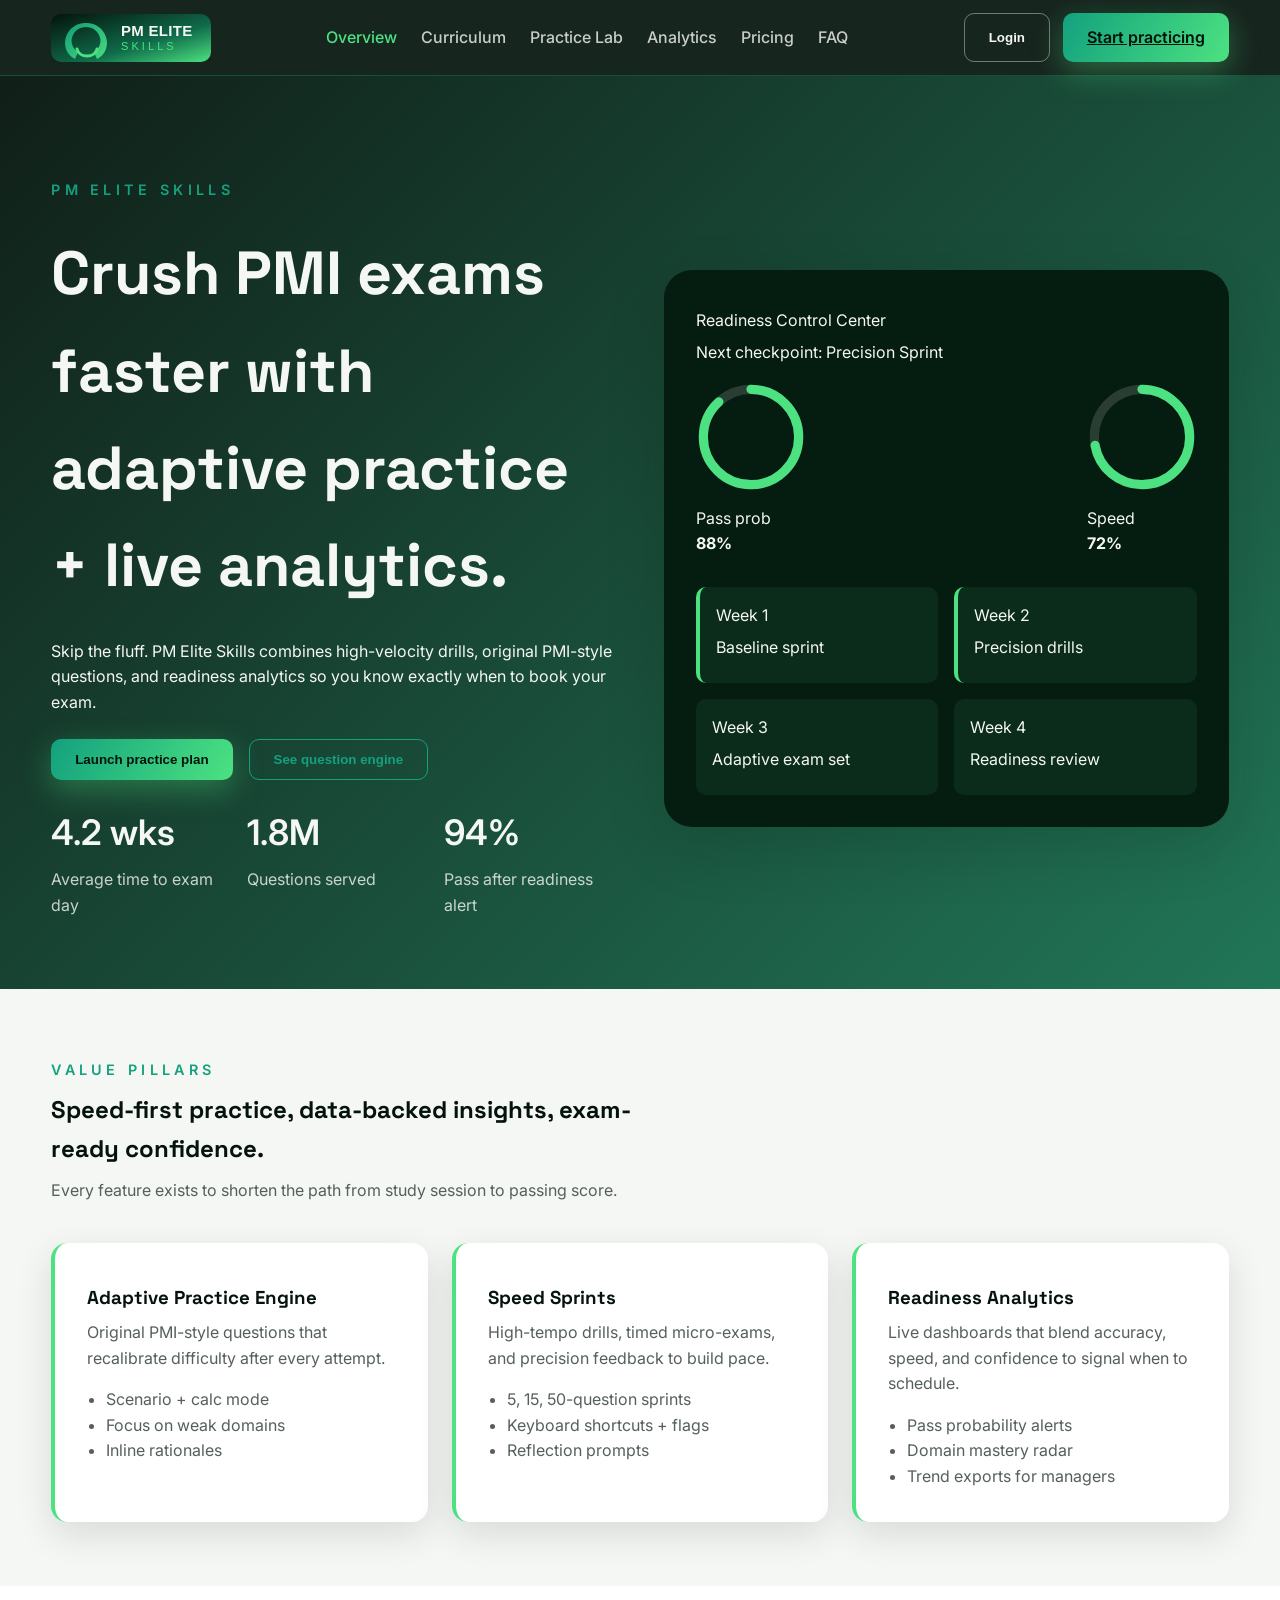
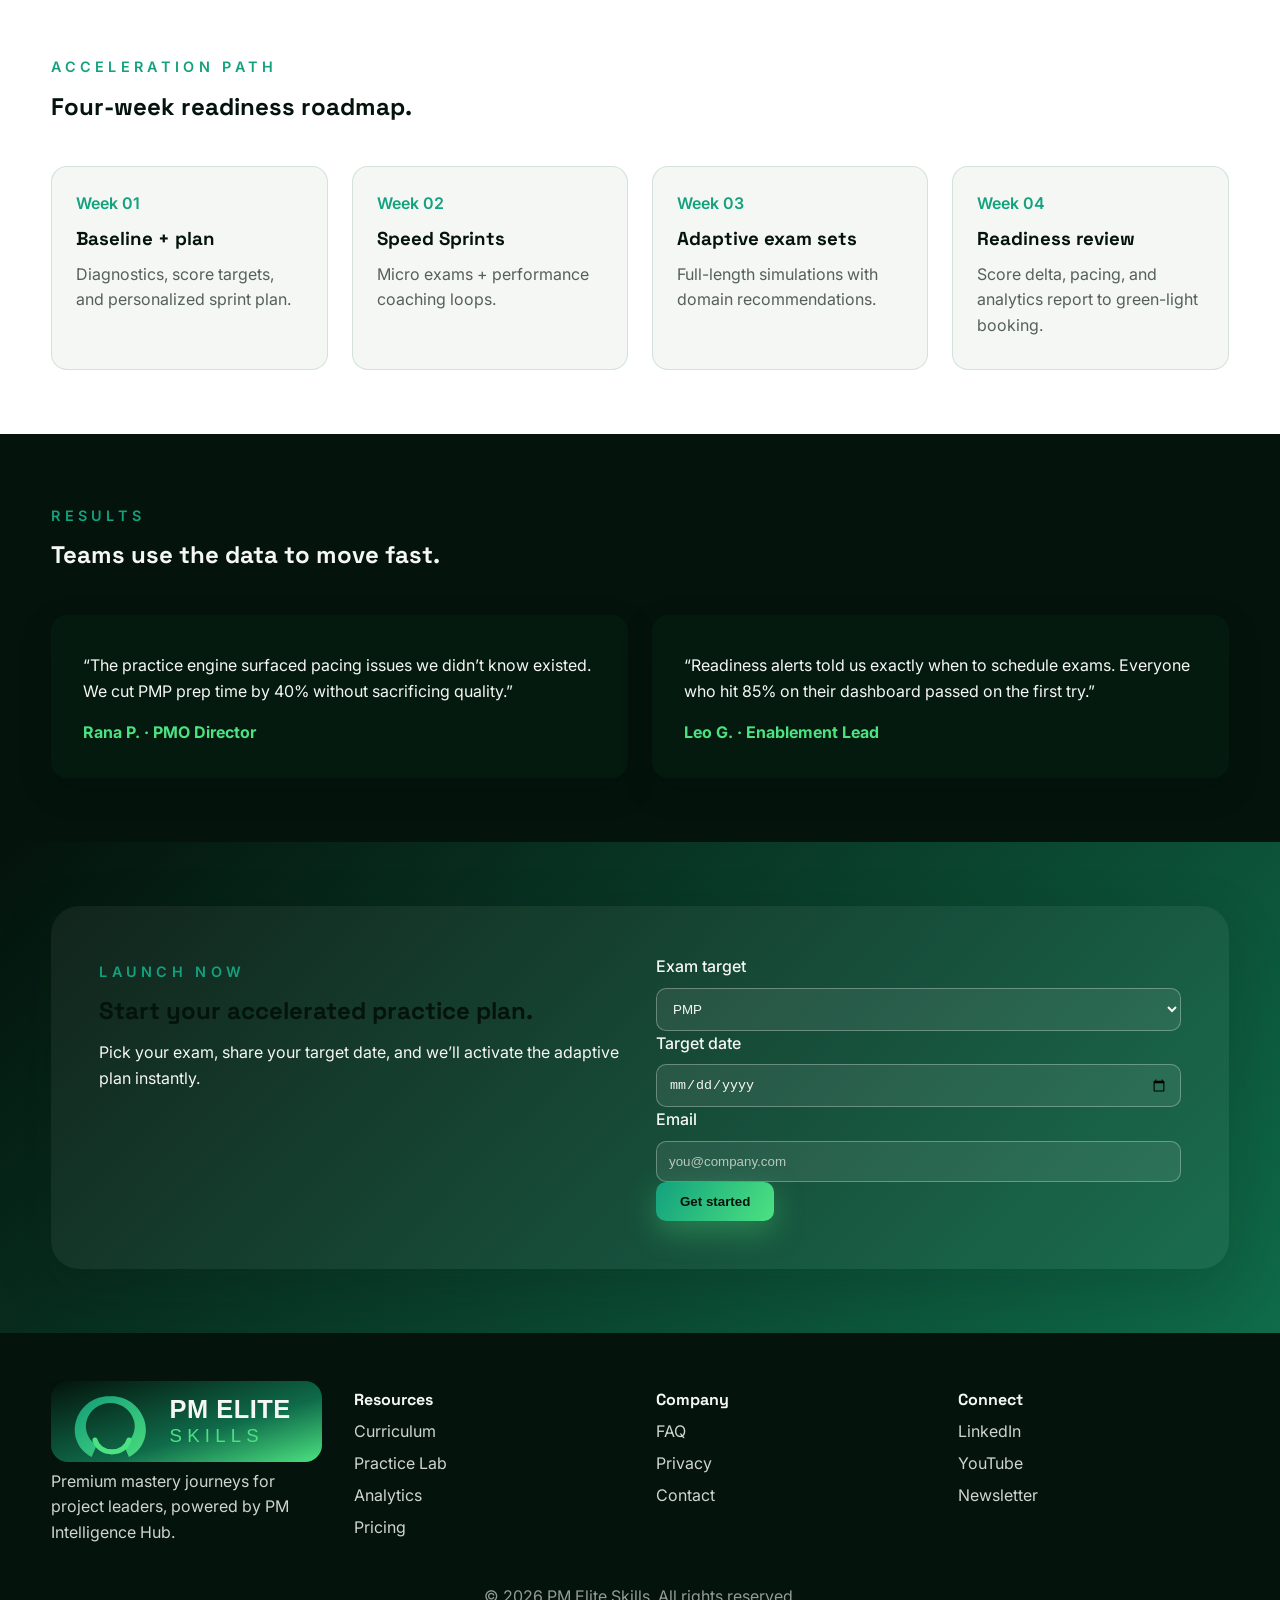
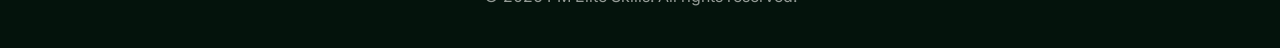
<file: index.html>
<!DOCTYPE html>
<html lang="en">
  <head>
    <meta charset="UTF-8" />
    <meta name="viewport" content="width=device-width, initial-scale=1.0" />
    <title>PM Elite Skills | Accelerated PMI Exam Practice</title>
    <link rel="preconnect" href="https://fonts.googleapis.com" />
    <link rel="preconnect" href="https://fonts.gstatic.com" crossorigin />
    <link
      href="https://fonts.googleapis.com/css2?family=Inter:wght@400;500&family=Space+Grotesk:wght@400;500;600&display=swap"
      rel="stylesheet"
    />
    <link rel="stylesheet" href="styles.css" />
  </head>
  <body class="page-home" id="top">
    <header class="site-header">
      <div class="shell">
        <a class="brand" href="index.html#top">
          <img src="assets/logo/pmeliteskills-logo.svg" alt="PM Elite Skills" />
        </a>
        <nav class="primary-nav">
          <a class="nav-link" data-nav="overview" href="index.html#top">Overview</a>
          <a class="nav-link" data-nav="curriculum" href="curriculum.html">Curriculum</a>
          <a class="nav-link" data-nav="practice" href="practice.html">Practice Lab</a>
          <a class="nav-link" data-nav="analytics" href="analytics.html">Analytics</a>
          <a class="nav-link" data-nav="pricing" href="pricing.html">Pricing</a>
          <a class="nav-link" data-nav="faq" href="faq.html">FAQ</a>
        </nav>
        <div class="nav-cta">
          <button class="btn ghost">Login</button>
          <a class="btn primary" href="#cta">Start practicing</a>
        </div>
      </div>
    </header>

    <main>
      <section class="hero">
        <div class="shell">
          <div class="hero-copy">
            <p class="eyebrow">PM Elite Skills</p>
            <h1>Crush PMI exams faster with adaptive practice + live analytics.</h1>
            <p>
              Skip the fluff. PM Elite Skills combines high-velocity drills, original PMI-style
              questions, and readiness analytics so you know exactly when to book your exam.
            </p>
            <div class="hero-cta">
              <button class="btn primary">Launch practice plan</button>
              <button class="btn secondary" onclick="location.href='practice.html'">See question engine</button>
            </div>
            <div class="trust-grid">
              <div>
                <p class="metric">4.2 wks</p>
                <p class="label">Average time to exam day</p>
              </div>
              <div>
                <p class="metric">1.8M</p>
                <p class="label">Questions served</p>
              </div>
              <div>
                <p class="metric">94%</p>
                <p class="label">Pass after readiness alert</p>
              </div>
            </div>
          </div>
          <div class="hero-visual">
            <div class="panel progress-card">
              <div class="card-head">
                <p>Readiness Control Center</p>
                <span>Next checkpoint: Precision Sprint</span>
              </div>
              <div class="progress-rings">
                <div class="ring" data-progress="88">
                  <svg viewBox="0 0 120 120">
                    <circle cx="60" cy="60" r="52"></circle>
                    <circle class="meter" cx="60" cy="60" r="52"></circle>
                  </svg>
                  <p>Pass prob<br /><strong>88%</strong></p>
                </div>
                <div class="ring" data-progress="72">
                  <svg viewBox="0 0 120 120">
                    <circle cx="60" cy="60" r="52"></circle>
                    <circle class="meter" cx="60" cy="60" r="52"></circle>
                  </svg>
                  <p>Speed<br /><strong>72%</strong></p>
                </div>
              </div>
              <div class="timeline-mini">
                <div class="step active">
                  <span>Week 1</span>
                  <p>Baseline sprint</p>
                </div>
                <div class="step active">
                  <span>Week 2</span>
                  <p>Precision drills</p>
                </div>
                <div class="step">
                  <span>Week 3</span>
                  <p>Adaptive exam set</p>
                </div>
                <div class="step">
                  <span>Week 4</span>
                  <p>Readiness review</p>
                </div>
              </div>
            </div>
          </div>
        </div>
      </section>

      <section class="pillars" id="value">
        <div class="shell">
          <div class="section-head">
            <p class="eyebrow">Value pillars</p>
            <h2>Speed-first practice, data-backed insights, exam-ready confidence.</h2>
            <p>Every feature exists to shorten the path from study session to passing score.</p>
          </div>
          <div class="grid">
            <article class="card">
              <h3>Adaptive Practice Engine</h3>
              <p>Original PMI-style questions that recalibrate difficulty after every attempt.</p>
              <ul>
                <li>Scenario + calc mode</li>
                <li>Focus on weak domains</li>
                <li>Inline rationales</li>
              </ul>
            </article>
            <article class="card">
              <h3>Speed Sprints</h3>
              <p>High-tempo drills, timed micro-exams, and precision feedback to build pace.</p>
              <ul>
                <li>5, 15, 50-question sprints</li>
                <li>Keyboard shortcuts + flags</li>
                <li>Reflection prompts</li>
              </ul>
            </article>
            <article class="card">
              <h3>Readiness Analytics</h3>
              <p>Live dashboards that blend accuracy, speed, and confidence to signal when to schedule.</p>
              <ul>
                <li>Pass probability alerts</li>
                <li>Domain mastery radar</li>
                <li>Trend exports for managers</li>
              </ul>
            </article>
          </div>
        </div>
      </section>

      <section class="timeline">
        <div class="shell">
          <div class="section-head">
            <p class="eyebrow">Acceleration Path</p>
            <h2>Four-week readiness roadmap.</h2>
          </div>
          <ol class="timeline-track">
            <li>
              <span>Week 01</span>
              <h3>Baseline + plan</h3>
              <p>Diagnostics, score targets, and personalized sprint plan.</p>
            </li>
            <li>
              <span>Week 02</span>
              <h3>Speed Sprints</h3>
              <p>Micro exams + performance coaching loops.</p>
            </li>
            <li>
              <span>Week 03</span>
              <h3>Adaptive exam sets</h3>
              <p>Full-length simulations with domain recommendations.</p>
            </li>
            <li>
              <span>Week 04</span>
              <h3>Readiness review</h3>
              <p>Score delta, pacing, and analytics report to green-light booking.</p>
            </li>
          </ol>
        </div>
      </section>

      <section class="testimonials" id="results">
        <div class="shell">
          <div class="section-head">
            <p class="eyebrow">Results</p>
            <h2>Teams use the data to move fast.</h2>
          </div>
          <div class="carousel">
            <article>
              <p>
                “The practice engine surfaced pacing issues we didn’t know existed. We cut PMP prep time
                by 40% without sacrificing quality.”
              </p>
              <strong>Rana P. · PMO Director</strong>
            </article>
            <article>
              <p>
                “Readiness alerts told us exactly when to schedule exams. Everyone who hit 85% on their
                dashboard passed on the first try.”
              </p>
              <strong>Leo G. · Enablement Lead</strong>
            </article>
          </div>
        </div>
      </section>

      <section class="cta" id="cta">
        <div class="shell">
          <div class="cta-card">
            <div>
              <p class="eyebrow">Launch now</p>
              <h2>Start your accelerated practice plan.</h2>
              <p>Pick your exam, share your target date, and we’ll activate the adaptive plan instantly.</p>
            </div>
            <form class="cta-form">
              <label>
                Exam target
                <select>
                  <option>PMP</option>
                  <option>PMI-ACP</option>
                  <option>PgMP</option>
                  <option>Disciplined Agile</option>
                </select>
              </label>
              <label>
                Target date
                <input type="date" />
              </label>
              <label>
                Email
                <input type="email" placeholder="you@company.com" />
              </label>
              <button class="btn primary" type="submit">Get started</button>
            </form>
          </div>
        </div>
      </section>
    </main>

    <footer class="site-footer">
      <div class="shell">
        <div>
          <img src="assets/logo/pmeliteskills-logo.svg" alt="PM Elite Skills" />
          <p>Premium mastery journeys for project leaders, powered by PM Intelligence Hub.</p>
        </div>
        <div>
          <h4>Resources</h4>
          <a href="curriculum.html">Curriculum</a>
          <a href="practice.html">Practice Lab</a>
          <a href="analytics.html">Analytics</a>
          <a href="pricing.html">Pricing</a>
        </div>
        <div>
          <h4>Company</h4>
          <a href="faq.html">FAQ</a>
          <a href="#">Privacy</a>
          <a href="#">Contact</a>
        </div>
        <div>
          <h4>Connect</h4>
          <a href="#">LinkedIn</a>
          <a href="#">YouTube</a>
          <a href="#">Newsletter</a>
        </div>
      </div>
      <p class="footnote">© 2026 PM Elite Skills. All rights reserved.</p>
    </footer>

    <script src="script.js"></script>
  </body>
</html>
</file>
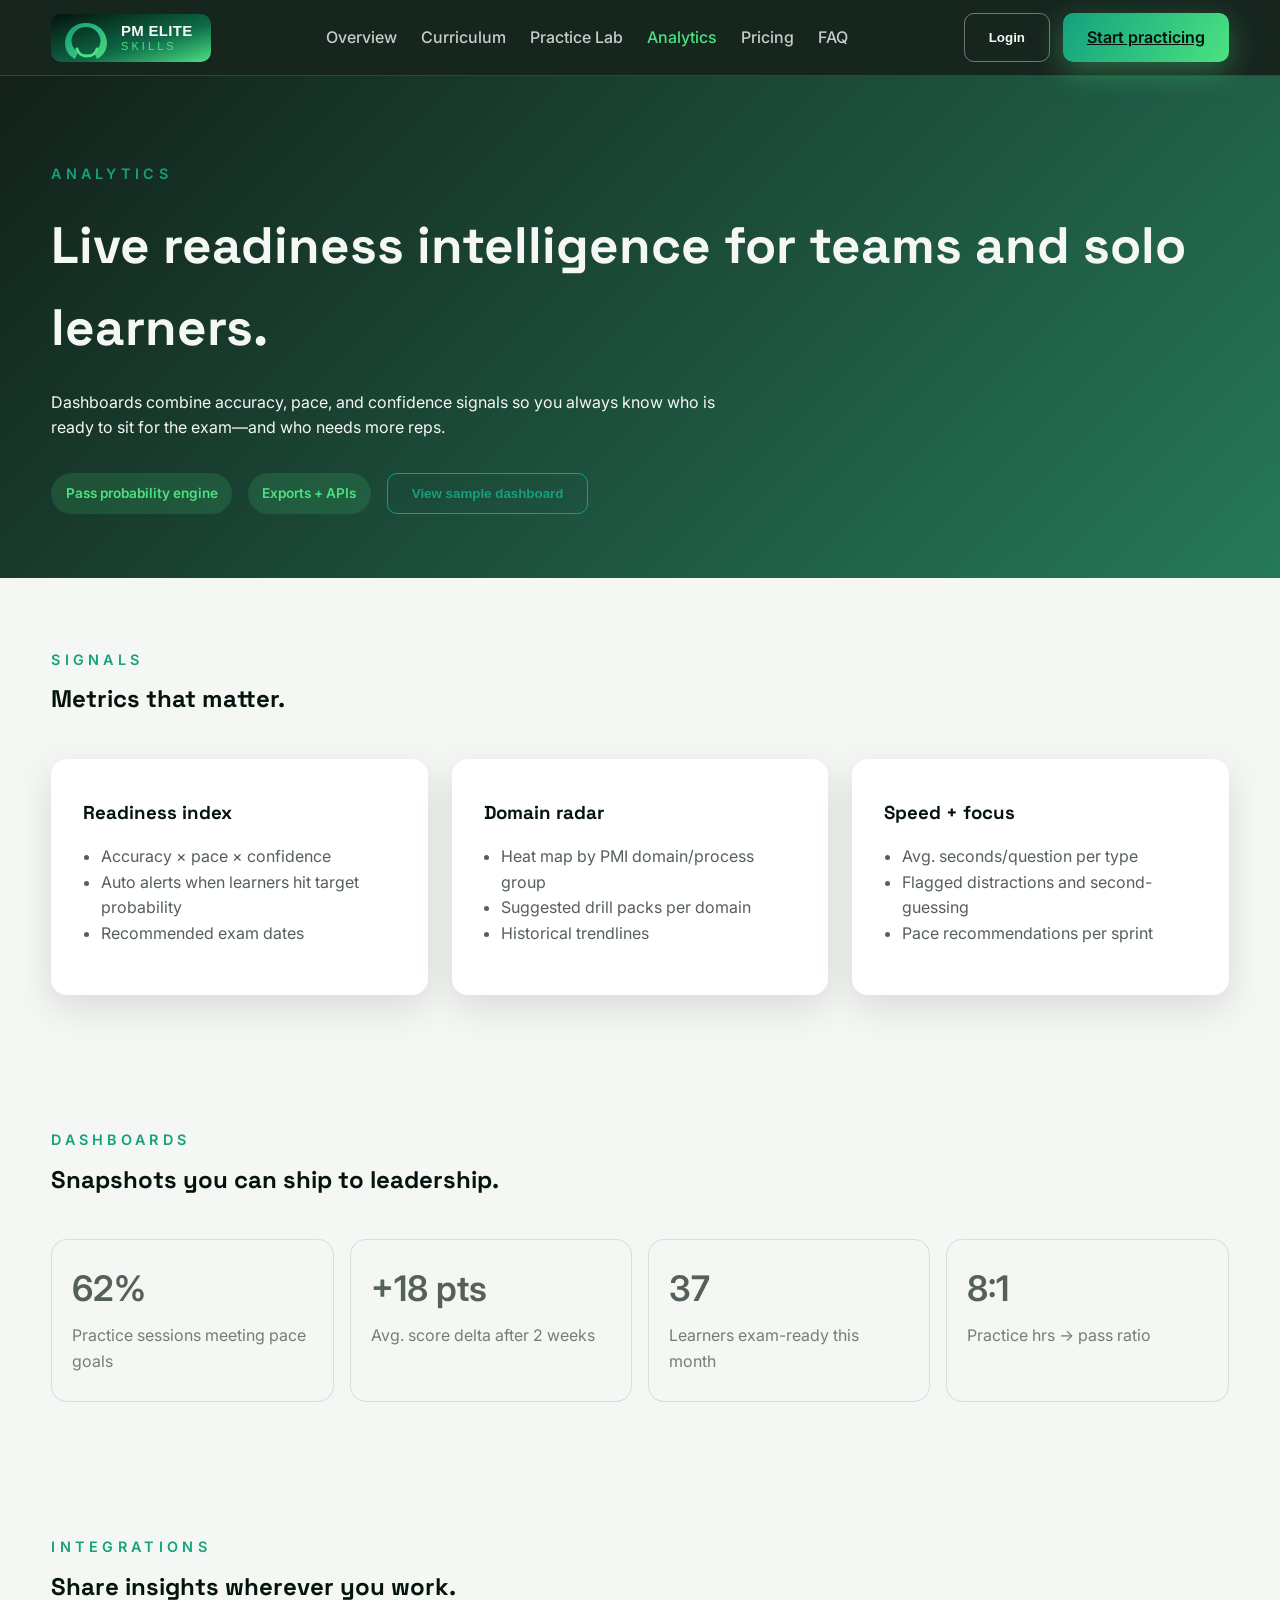
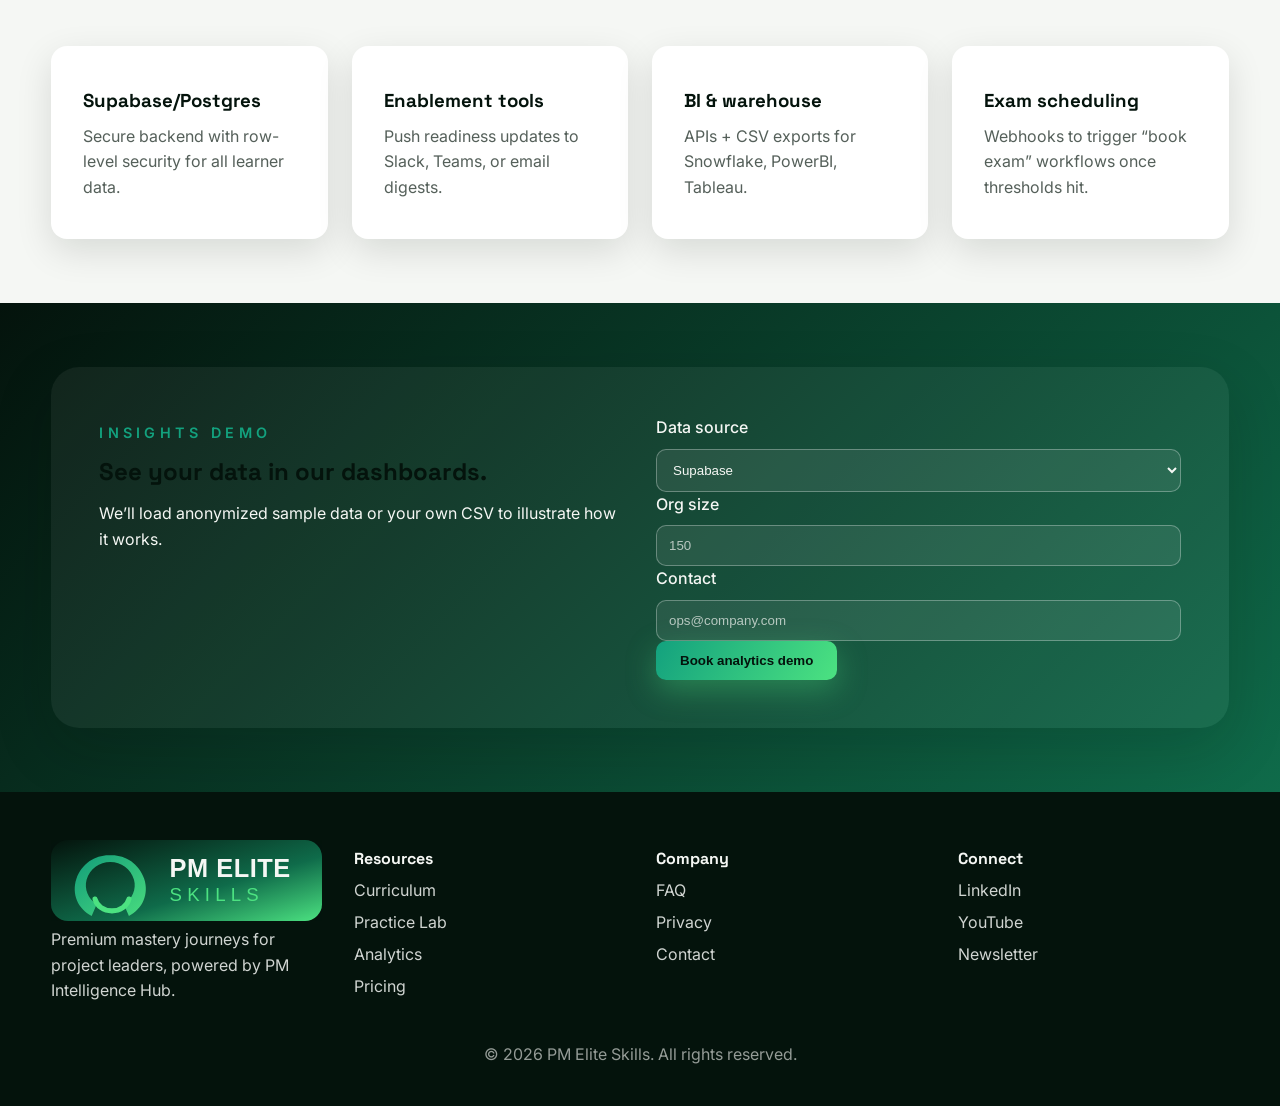
<file: analytics.html>
<!DOCTYPE html>
<html lang="en">
  <head>
    <meta charset="UTF-8" />
    <meta name="viewport" content="width=device-width, initial-scale=1.0" />
    <title>PM Elite Skills | Analytics & Insights</title>
    <link rel="preconnect" href="https://fonts.googleapis.com" />
    <link rel="preconnect" href="https://fonts.gstatic.com" crossorigin />
    <link
      href="https://fonts.googleapis.com/css2?family=Inter:wght@400;500&family=Space+Grotesk:wght@400;500;600&display=swap"
      rel="stylesheet"
    />
    <link rel="stylesheet" href="styles.css" />
  </head>
  <body class="page-analytics">
    <header class="site-header">
      <div class="shell">
        <a class="brand" href="index.html#top">
          <img src="assets/logo/pmeliteskills-logo.svg" alt="PM Elite Skills" />
        </a>
        <nav class="primary-nav">
          <a class="nav-link" data-nav="overview" href="index.html#top">Overview</a>
          <a class="nav-link" data-nav="curriculum" href="curriculum.html">Curriculum</a>
          <a class="nav-link" data-nav="practice" href="practice.html">Practice Lab</a>
          <a class="nav-link" data-nav="analytics" href="analytics.html">Analytics</a>
          <a class="nav-link" data-nav="pricing" href="pricing.html">Pricing</a>
          <a class="nav-link" data-nav="faq" href="faq.html">FAQ</a>
        </nav>
        <div class="nav-cta">
          <button class="btn ghost">Login</button>
          <a class="btn primary" href="index.html#cta">Start practicing</a>
        </div>
      </div>
    </header>

    <main>
      <section class="page-hero">
        <div class="shell">
          <p class="eyebrow">Analytics</p>
          <h1>Live readiness intelligence for teams and solo learners.</h1>
          <p>
            Dashboards combine accuracy, pace, and confidence signals so you always know who is ready to
            sit for the exam—and who needs more reps.
          </p>
          <div class="hero-actions">
            <span class="badge">Pass probability engine</span>
            <span class="badge">Exports + APIs</span>
            <button class="btn secondary">View sample dashboard</button>
          </div>
        </div>
      </section>

      <section>
        <div class="shell">
          <div class="section-head">
            <p class="eyebrow">Signals</p>
            <h2>Metrics that matter.</h2>
          </div>
          <div class="crm-grid">
            <article class="crm-card">
              <h3>Readiness index</h3>
              <ul>
                <li>Accuracy × pace × confidence</li>
                <li>Auto alerts when learners hit target probability</li>
                <li>Recommended exam dates</li>
              </ul>
            </article>
            <article class="crm-card">
              <h3>Domain radar</h3>
              <ul>
                <li>Heat map by PMI domain/process group</li>
                <li>Suggested drill packs per domain</li>
                <li>Historical trendlines</li>
              </ul>
            </article>
            <article class="crm-card">
              <h3>Speed + focus</h3>
              <ul>
                <li>Avg. seconds/question per type</li>
                <li>Flagged distractions and second-guessing</li>
                <li>Pace recommendations per sprint</li>
              </ul>
            </article>
          </div>
        </div>
      </section>

      <section>
        <div class="shell">
          <div class="section-head">
            <p class="eyebrow">Dashboards</p>
            <h2>Snapshots you can ship to leadership.</h2>
          </div>
          <div class="crm-metrics">
            <div class="metric-card">
              <p class="metric">62%</p>
              <p class="label">Practice sessions meeting pace goals</p>
            </div>
            <div class="metric-card">
              <p class="metric">+18 pts</p>
              <p class="label">Avg. score delta after 2 weeks</p>
            </div>
            <div class="metric-card">
              <p class="metric">37</p>
              <p class="label">Learners exam-ready this month</p>
            </div>
            <div class="metric-card">
              <p class="metric">8:1</p>
              <p class="label">Practice hrs → pass ratio</p>
            </div>
          </div>
        </div>
      </section>

      <section>
        <div class="shell">
          <div class="section-head">
            <p class="eyebrow">Integrations</p>
            <h2>Share insights wherever you work.</h2>
          </div>
          <div class="module-grid">
            <article class="module-card">
              <h3>Supabase/Postgres</h3>
              <p>Secure backend with row-level security for all learner data.</p>
            </article>
            <article class="module-card">
              <h3>Enablement tools</h3>
              <p>Push readiness updates to Slack, Teams, or email digests.</p>
            </article>
            <article class="module-card">
              <h3>BI &amp; warehouse</h3>
              <p>APIs + CSV exports for Snowflake, PowerBI, Tableau.</p>
            </article>
            <article class="module-card">
              <h3>Exam scheduling</h3>
              <p>Webhooks to trigger “book exam” workflows once thresholds hit.</p>
            </article>
          </div>
        </div>
      </section>

      <section class="cta">
        <div class="shell">
          <div class="cta-card">
            <div>
              <p class="eyebrow">Insights demo</p>
              <h2>See your data in our dashboards.</h2>
              <p>We’ll load anonymized sample data or your own CSV to illustrate how it works.</p>
            </div>
            <form class="cta-form">
              <label>
                Data source
                <select>
                  <option>Supabase</option>
                  <option>CSV export</option>
                  <option>Other LMS</option>
                </select>
              </label>
              <label>
                Org size
                <input type="number" placeholder="150" />
              </label>
              <label>
                Contact
                <input type="email" placeholder="ops@company.com" />
              </label>
              <button class="btn primary" type="submit">Book analytics demo</button>
            </form>
          </div>
        </div>
      </section>
    </main>

    <footer class="site-footer">
      <div class="shell">
        <div>
          <img src="assets/logo/pmeliteskills-logo.svg" alt="PM Elite Skills" />
          <p>Premium mastery journeys for project leaders, powered by PM Intelligence Hub.</p>
        </div>
        <div>
          <h4>Resources</h4>
          <a href="curriculum.html">Curriculum</a>
          <a href="practice.html">Practice Lab</a>
          <a href="analytics.html">Analytics</a>
          <a href="pricing.html">Pricing</a>
        </div>
        <div>
          <h4>Company</h4>
          <a href="faq.html">FAQ</a>
          <a href="#">Privacy</a>
          <a href="#">Contact</a>
        </div>
        <div>
          <h4>Connect</h4>
          <a href="#">LinkedIn</a>
          <a href="#">YouTube</a>
          <a href="#">Newsletter</a>
        </div>
      </div>
      <p class="footnote">© 2026 PM Elite Skills. All rights reserved.</p>
    </footer>

    <script src="script.js"></script>
  </body>
</html>
</file>
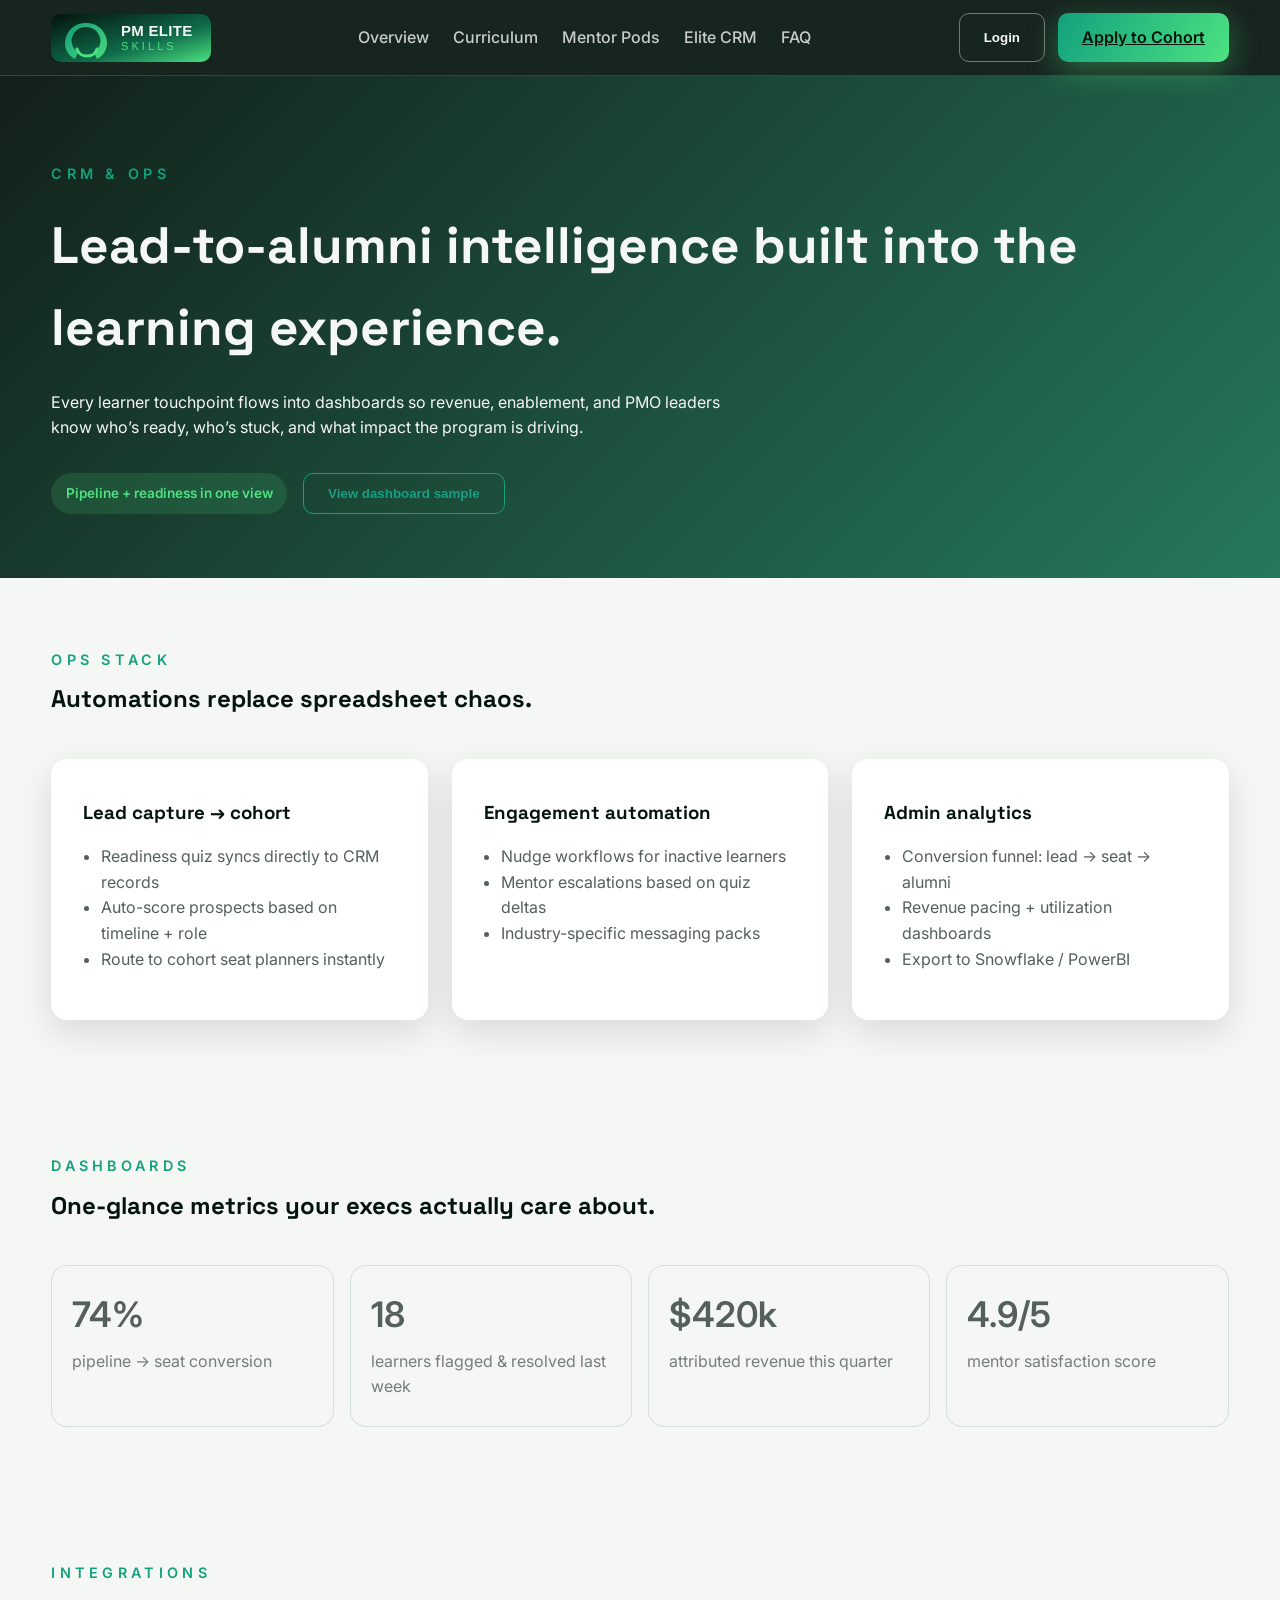
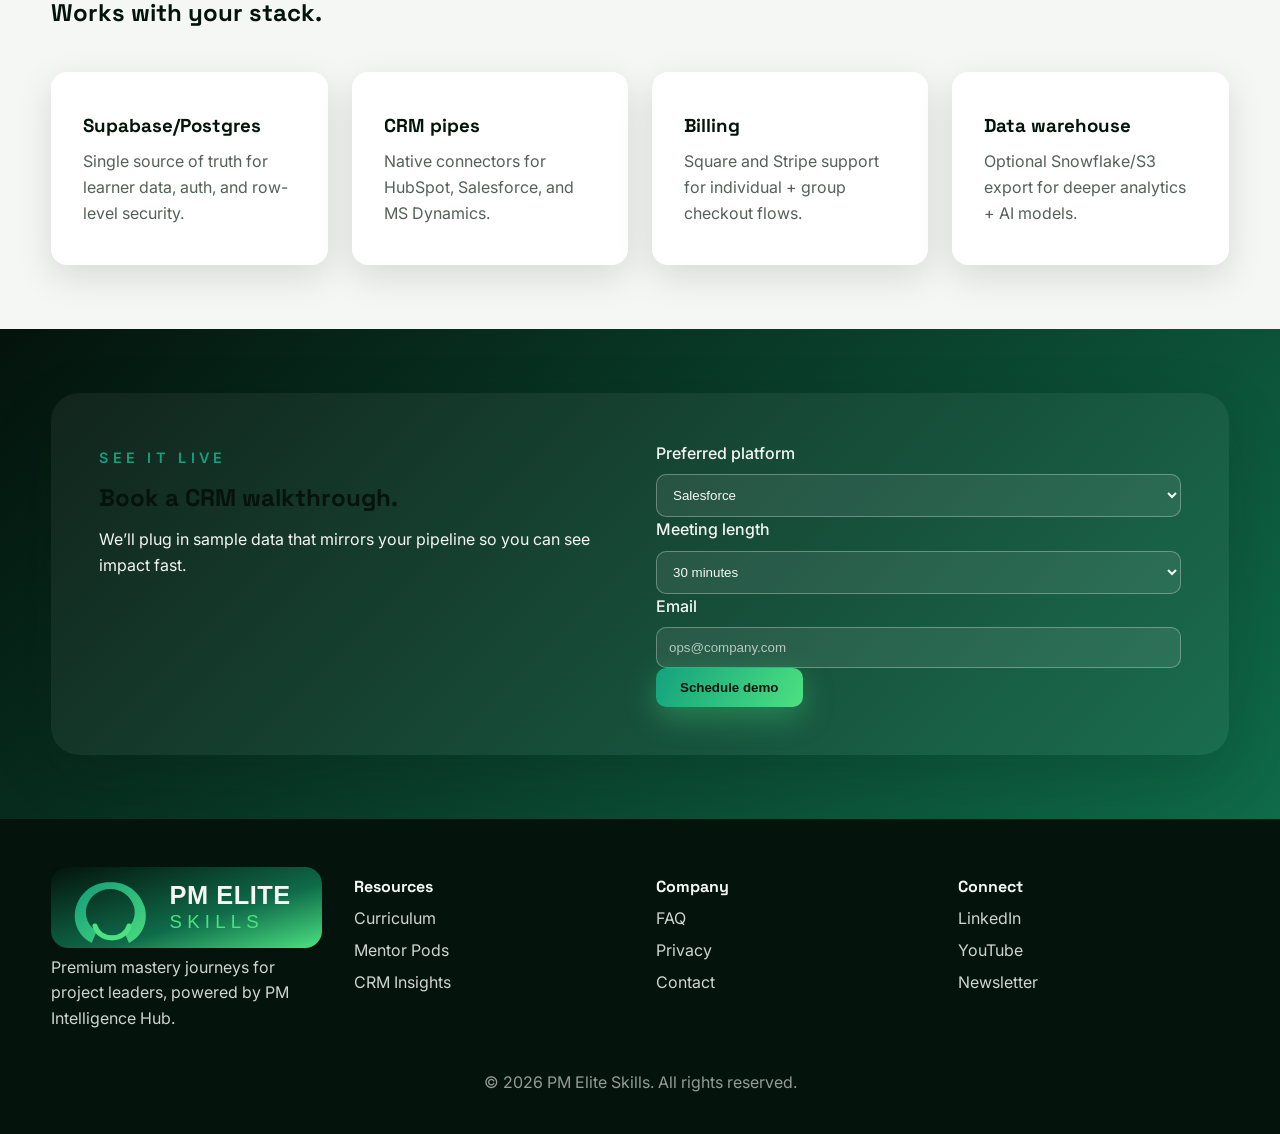
<file: crm.html>
<!DOCTYPE html>
<html lang="en">
  <head>
    <meta charset="UTF-8" />
    <meta name="viewport" content="width=device-width, initial-scale=1.0" />
    <title>PM Elite Skills | CRM & Ops</title>
    <link rel="preconnect" href="https://fonts.googleapis.com" />
    <link rel="preconnect" href="https://fonts.gstatic.com" crossorigin />
    <link
      href="https://fonts.googleapis.com/css2?family=Inter:wght@400;500&family=Space+Grotesk:wght@400;500;600&display=swap"
      rel="stylesheet"
    />
    <link rel="stylesheet" href="styles.css" />
  </head>
  <body class="page-crm">
    <header class="site-header">
      <div class="shell">
        <a class="brand" href="index.html">
          <img src="assets/logo/pmeliteskills-logo.svg" alt="PM Elite Skills" />
        </a>
        <nav class="primary-nav">
          <a class="nav-link" data-nav="overview" href="index.html#top">Overview</a>
          <a class="nav-link" data-nav="curriculum" href="curriculum.html">Curriculum</a>
          <a class="nav-link" data-nav="mentors" href="mentors.html">Mentor Pods</a>
          <a class="nav-link" data-nav="crm" href="crm.html">Elite CRM</a>
          <a class="nav-link" data-nav="faq" href="faq.html">FAQ</a>
        </nav>
        <div class="nav-cta">
          <button class="btn ghost">Login</button>
          <a class="btn primary" href="index.html#mentors">Apply to Cohort</a>
        </div>
      </div>
    </header>

    <main>
      <section class="page-hero">
        <div class="shell">
          <p class="eyebrow">CRM &amp; Ops</p>
          <h1>Lead-to-alumni intelligence built into the learning experience.</h1>
          <p>
            Every learner touchpoint flows into dashboards so revenue, enablement, and PMO leaders
            know who’s ready, who’s stuck, and what impact the program is driving.
          </p>
          <div class="hero-actions">
            <span class="badge">Pipeline + readiness in one view</span>
            <button class="btn secondary">View dashboard sample</button>
          </div>
        </div>
      </section>

      <section>
        <div class="shell">
          <div class="section-head">
            <p class="eyebrow">Ops stack</p>
            <h2>Automations replace spreadsheet chaos.</h2>
          </div>
          <div class="crm-grid">
            <article class="crm-card">
              <h3>Lead capture → cohort</h3>
              <ul>
                <li>Readiness quiz syncs directly to CRM records</li>
                <li>Auto-score prospects based on timeline + role</li>
                <li>Route to cohort seat planners instantly</li>
              </ul>
            </article>
            <article class="crm-card">
              <h3>Engagement automation</h3>
              <ul>
                <li>Nudge workflows for inactive learners</li>
                <li>Mentor escalations based on quiz deltas</li>
                <li>Industry-specific messaging packs</li>
              </ul>
            </article>
            <article class="crm-card">
              <h3>Admin analytics</h3>
              <ul>
                <li>Conversion funnel: lead → seat → alumni</li>
                <li>Revenue pacing + utilization dashboards</li>
                <li>Export to Snowflake / PowerBI</li>
              </ul>
            </article>
          </div>
        </div>
      </section>

      <section>
        <div class="shell">
          <div class="section-head">
            <p class="eyebrow">Dashboards</p>
            <h2>One-glance metrics your execs actually care about.</h2>
          </div>
          <div class="crm-metrics">
            <div class="metric-card">
              <p class="metric">74%</p>
              <p class="label">pipeline → seat conversion</p>
            </div>
            <div class="metric-card">
              <p class="metric">18</p>
              <p class="label">learners flagged &amp; resolved last week</p>
            </div>
            <div class="metric-card">
              <p class="metric">$420k</p>
              <p class="label">attributed revenue this quarter</p>
            </div>
            <div class="metric-card">
              <p class="metric">4.9/5</p>
              <p class="label">mentor satisfaction score</p>
            </div>
          </div>
        </div>
      </section>

      <section>
        <div class="shell">
          <div class="section-head">
            <p class="eyebrow">Integrations</p>
            <h2>Works with your stack.</h2>
          </div>
          <div class="module-grid">
            <article class="module-card">
              <h3>Supabase/Postgres</h3>
              <p>Single source of truth for learner data, auth, and row-level security.</p>
            </article>
            <article class="module-card">
              <h3>CRM pipes</h3>
              <p>Native connectors for HubSpot, Salesforce, and MS Dynamics.</p>
            </article>
            <article class="module-card">
              <h3>Billing</h3>
              <p>Square and Stripe support for individual + group checkout flows.</p>
            </article>
            <article class="module-card">
              <h3>Data warehouse</h3>
              <p>Optional Snowflake/S3 export for deeper analytics + AI models.</p>
            </article>
          </div>
        </div>
      </section>

      <section class="cta">
        <div class="shell">
          <div class="cta-card">
            <div>
              <p class="eyebrow">See it live</p>
              <h2>Book a CRM walkthrough.</h2>
              <p>We’ll plug in sample data that mirrors your pipeline so you can see impact fast.</p>
            </div>
            <form class="cta-form">
              <label>
                Preferred platform
                <select>
                  <option>Salesforce</option>
                  <option>HubSpot</option>
                  <option>Dynamics</option>
                  <option>Other</option>
                </select>
              </label>
              <label>
                Meeting length
                <select>
                  <option>30 minutes</option>
                  <option>45 minutes</option>
                  <option>60 minutes</option>
                </select>
              </label>
              <label>
                Email
                <input type="email" placeholder="ops@company.com" />
              </label>
              <button class="btn primary" type="submit">Schedule demo</button>
            </form>
          </div>
        </div>
      </section>
    </main>

    <footer class="site-footer">
      <div class="shell">
        <div>
          <img src="assets/logo/pmeliteskills-logo.svg" alt="PM Elite Skills" />
          <p>Premium mastery journeys for project leaders, powered by PM Intelligence Hub.</p>
        </div>
        <div>
          <h4>Resources</h4>
          <a href="curriculum.html">Curriculum</a>
          <a href="mentors.html">Mentor Pods</a>
          <a href="crm.html">CRM Insights</a>
        </div>
        <div>
          <h4>Company</h4>
          <a href="faq.html">FAQ</a>
          <a href="#">Privacy</a>
          <a href="#">Contact</a>
        </div>
        <div>
          <h4>Connect</h4>
          <a href="#">LinkedIn</a>
          <a href="#">YouTube</a>
          <a href="#">Newsletter</a>
        </div>
      </div>
      <p class="footnote">© 2026 PM Elite Skills. All rights reserved.</p>
    </footer>

    <script src="script.js"></script>
  </body>
</html>
</file>
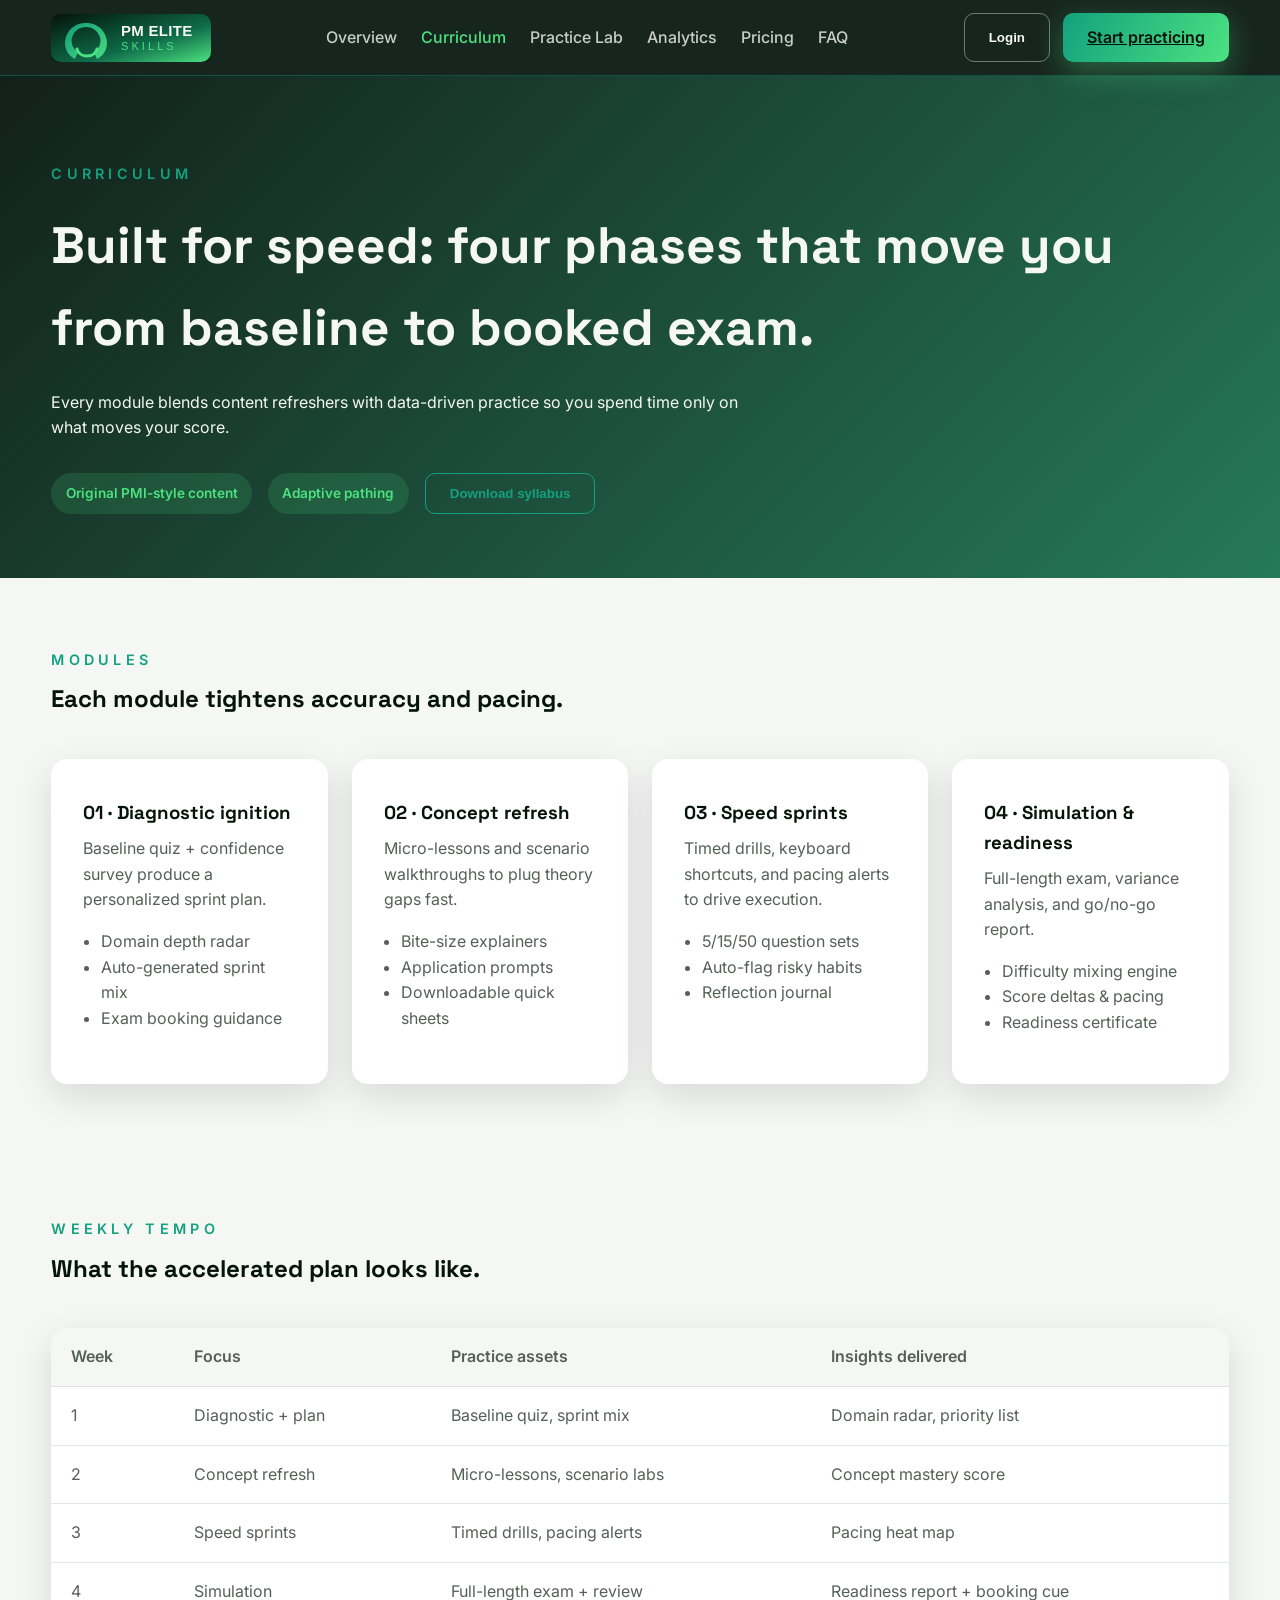
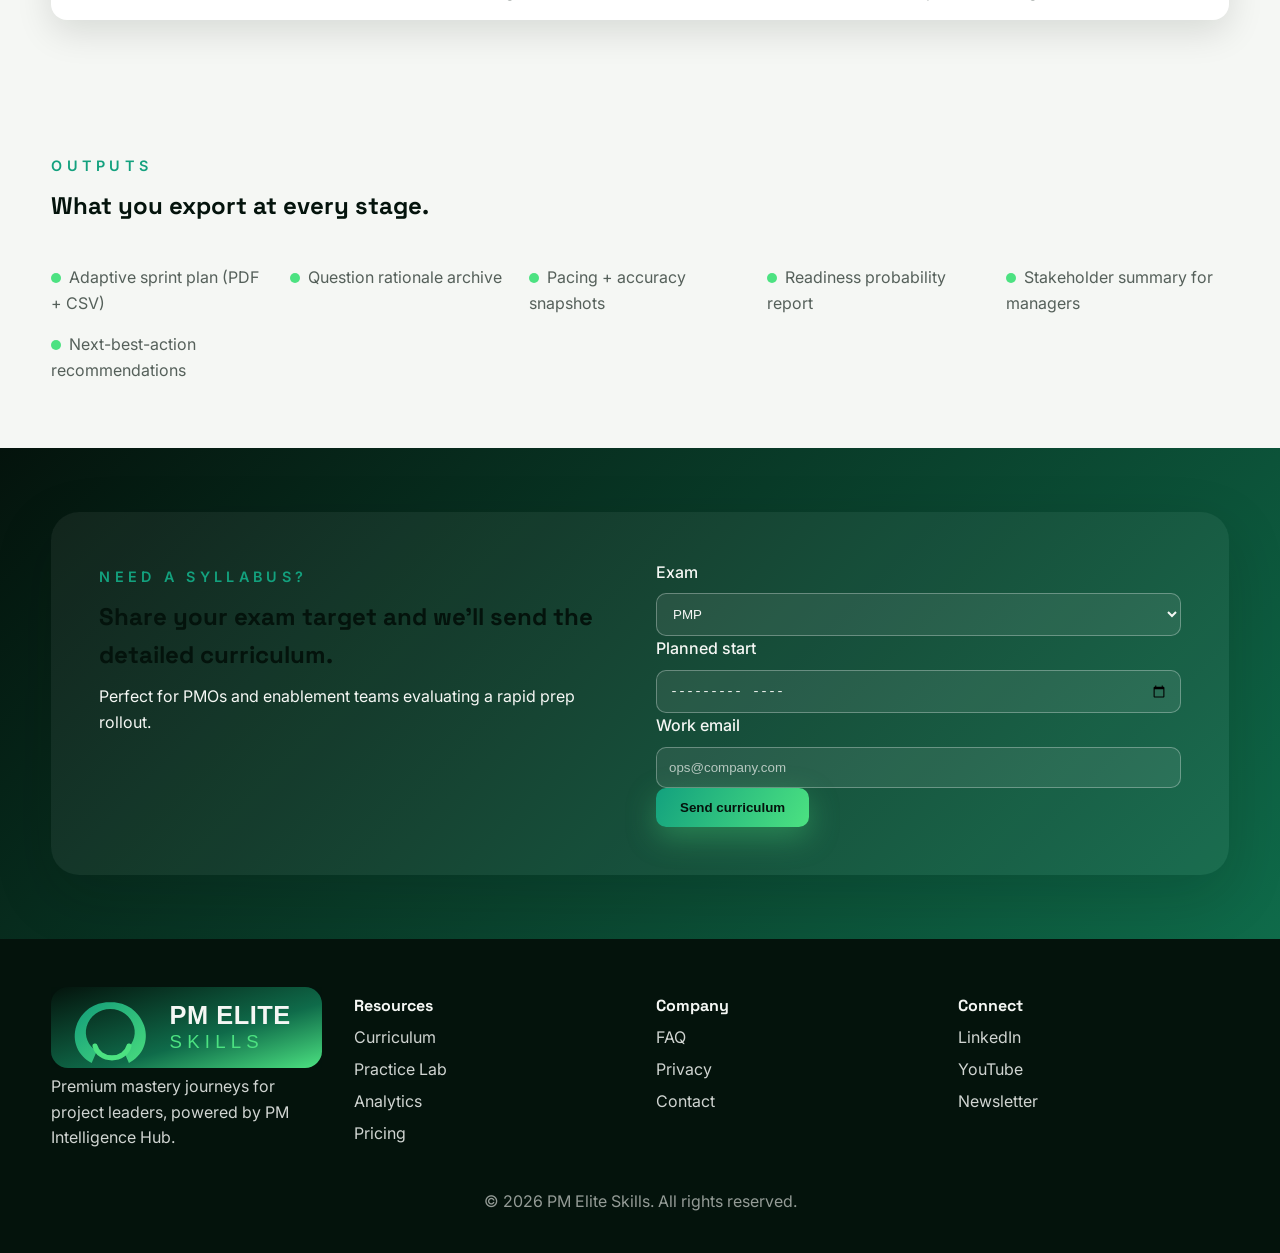
<file: curriculum.html>
<!DOCTYPE html>
<html lang="en">
  <head>
    <meta charset="UTF-8" />
    <meta name="viewport" content="width=device-width, initial-scale=1.0" />
    <title>PM Elite Skills | Curriculum</title>
    <link rel="preconnect" href="https://fonts.googleapis.com" />
    <link rel="preconnect" href="https://fonts.gstatic.com" crossorigin />
    <link
      href="https://fonts.googleapis.com/css2?family=Inter:wght@400;500&family=Space+Grotesk:wght@400;500;600&display=swap"
      rel="stylesheet"
    />
    <link rel="stylesheet" href="styles.css" />
  </head>
  <body class="page-curriculum">
    <header class="site-header">
      <div class="shell">
        <a class="brand" href="index.html#top">
          <img src="assets/logo/pmeliteskills-logo.svg" alt="PM Elite Skills" />
        </a>
        <nav class="primary-nav">
          <a class="nav-link" data-nav="overview" href="index.html#top">Overview</a>
          <a class="nav-link" data-nav="curriculum" href="curriculum.html">Curriculum</a>
          <a class="nav-link" data-nav="practice" href="practice.html">Practice Lab</a>
          <a class="nav-link" data-nav="analytics" href="analytics.html">Analytics</a>
          <a class="nav-link" data-nav="pricing" href="pricing.html">Pricing</a>
          <a class="nav-link" data-nav="faq" href="faq.html">FAQ</a>
        </nav>
        <div class="nav-cta">
          <button class="btn ghost">Login</button>
          <a class="btn primary" href="index.html#cta">Start practicing</a>
        </div>
      </div>
    </header>

    <main>
      <section class="page-hero">
        <div class="shell">
          <p class="eyebrow">Curriculum</p>
          <h1>Built for speed: four phases that move you from baseline to booked exam.</h1>
          <p>
            Every module blends content refreshers with data-driven practice so you spend time only on
            what moves your score.
          </p>
          <div class="hero-actions">
            <span class="badge">Original PMI-style content</span>
            <span class="badge">Adaptive pathing</span>
            <button class="btn secondary">Download syllabus</button>
          </div>
        </div>
      </section>

      <section>
        <div class="shell">
          <div class="section-head">
            <p class="eyebrow">Modules</p>
            <h2>Each module tightens accuracy and pacing.</h2>
          </div>
          <div class="module-grid">
            <article class="module-card">
              <h3>01 · Diagnostic ignition</h3>
              <p>Baseline quiz + confidence survey produce a personalized sprint plan.</p>
              <ul>
                <li>Domain depth radar</li>
                <li>Auto-generated sprint mix</li>
                <li>Exam booking guidance</li>
              </ul>
            </article>
            <article class="module-card">
              <h3>02 · Concept refresh</h3>
              <p>Micro-lessons and scenario walkthroughs to plug theory gaps fast.</p>
              <ul>
                <li>Bite-size explainers</li>
                <li>Application prompts</li>
                <li>Downloadable quick sheets</li>
              </ul>
            </article>
            <article class="module-card">
              <h3>03 · Speed sprints</h3>
              <p>Timed drills, keyboard shortcuts, and pacing alerts to drive execution.</p>
              <ul>
                <li>5/15/50 question sets</li>
                <li>Auto-flag risky habits</li>
                <li>Reflection journal</li>
              </ul>
            </article>
            <article class="module-card">
              <h3>04 · Simulation &amp; readiness</h3>
              <p>Full-length exam, variance analysis, and go/no-go report.</p>
              <ul>
                <li>Difficulty mixing engine</li>
                <li>Score deltas &amp; pacing</li>
                <li>Readiness certificate</li>
              </ul>
            </article>
          </div>
        </div>
      </section>

      <section>
        <div class="shell">
          <div class="section-head">
            <p class="eyebrow">Weekly tempo</p>
            <h2>What the accelerated plan looks like.</h2>
          </div>
          <table class="timeline-table">
            <thead>
              <tr>
                <th>Week</th>
                <th>Focus</th>
                <th>Practice assets</th>
                <th>Insights delivered</th>
              </tr>
            </thead>
            <tbody>
              <tr>
                <td>1</td>
                <td>Diagnostic + plan</td>
                <td>Baseline quiz, sprint mix</td>
                <td>Domain radar, priority list</td>
              </tr>
              <tr>
                <td>2</td>
                <td>Concept refresh</td>
                <td>Micro-lessons, scenario labs</td>
                <td>Concept mastery score</td>
              </tr>
              <tr>
                <td>3</td>
                <td>Speed sprints</td>
                <td>Timed drills, pacing alerts</td>
                <td>Pacing heat map</td>
              </tr>
              <tr>
                <td>4</td>
                <td>Simulation</td>
                <td>Full-length exam + review</td>
                <td>Readiness report + booking cue</td>
              </tr>
            </tbody>
          </table>
        </div>
      </section>

      <section>
        <div class="shell">
          <div class="section-head">
            <p class="eyebrow">Outputs</p>
            <h2>What you export at every stage.</h2>
          </div>
          <ul class="list-check">
            <li>Adaptive sprint plan (PDF + CSV)</li>
            <li>Question rationale archive</li>
            <li>Pacing + accuracy snapshots</li>
            <li>Readiness probability report</li>
            <li>Stakeholder summary for managers</li>
            <li>Next-best-action recommendations</li>
          </ul>
        </div>
      </section>

      <section class="cta">
        <div class="shell">
          <div class="cta-card">
            <div>
              <p class="eyebrow">Need a syllabus?</p>
              <h2>Share your exam target and we’ll send the detailed curriculum.</h2>
              <p>Perfect for PMOs and enablement teams evaluating a rapid prep rollout.</p>
            </div>
            <form class="cta-form">
              <label>
                Exam
                <select>
                  <option>PMP</option>
                  <option>PMI-ACP</option>
                  <option>PgMP</option>
                  <option>Disciplined Agile</option>
                </select>
              </label>
              <label>
                Planned start
                <input type="month" />
              </label>
              <label>
                Work email
                <input type="email" placeholder="ops@company.com" />
              </label>
              <button class="btn primary" type="submit">Send curriculum</button>
            </form>
          </div>
        </div>
      </section>
    </main>

    <footer class="site-footer">
      <div class="shell">
        <div>
          <img src="assets/logo/pmeliteskills-logo.svg" alt="PM Elite Skills" />
          <p>Premium mastery journeys for project leaders, powered by PM Intelligence Hub.</p>
        </div>
        <div>
          <h4>Resources</h4>
          <a href="curriculum.html">Curriculum</a>
          <a href="practice.html">Practice Lab</a>
          <a href="analytics.html">Analytics</a>
          <a href="pricing.html">Pricing</a>
        </div>
        <div>
          <h4>Company</h4>
          <a href="faq.html">FAQ</a>
          <a href="#">Privacy</a>
          <a href="#">Contact</a>
        </div>
        <div>
          <h4>Connect</h4>
          <a href="#">LinkedIn</a>
          <a href="#">YouTube</a>
          <a href="#">Newsletter</a>
        </div>
      </div>
      <p class="footnote">© 2026 PM Elite Skills. All rights reserved.</p>
    </footer>

    <script src="script.js"></script>
  </body>
</html>
</file>
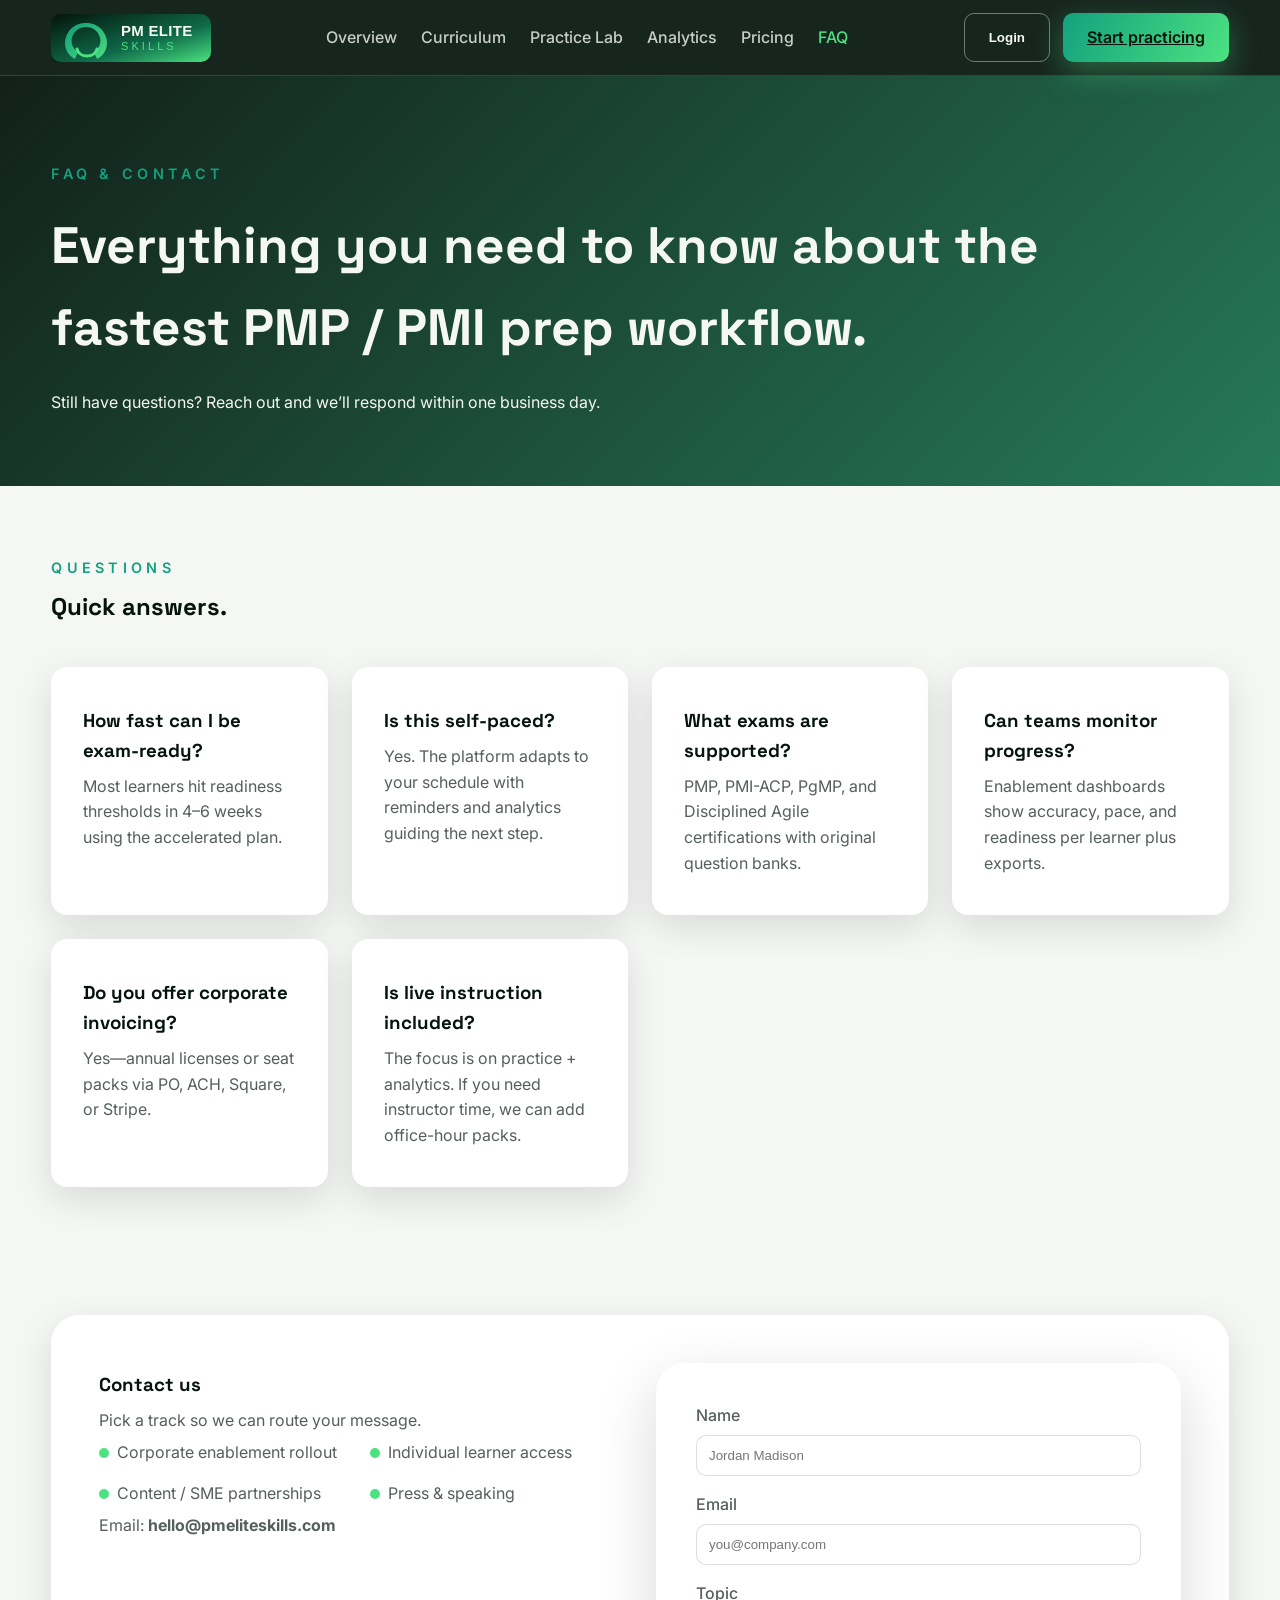
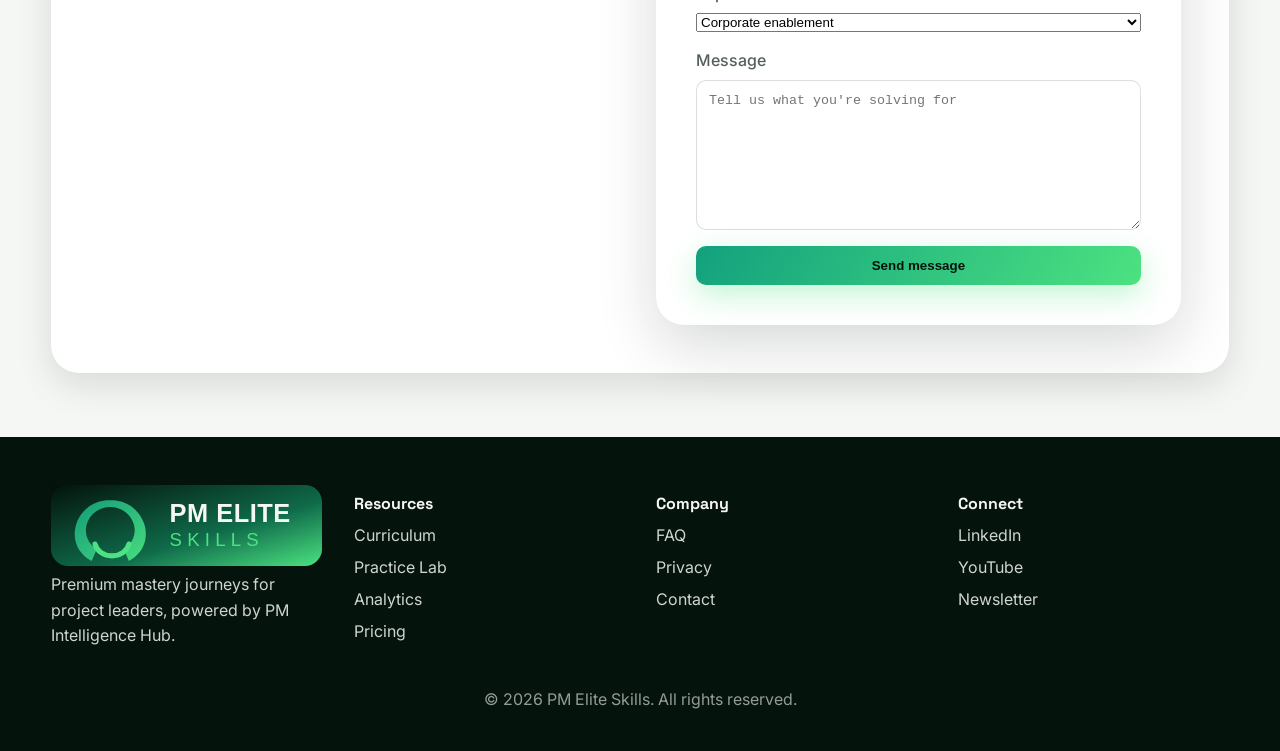
<file: faq.html>
<!DOCTYPE html>
<html lang="en">
  <head>
    <meta charset="UTF-8" />
    <meta name="viewport" content="width=device-width, initial-scale=1.0" />
    <title>PM Elite Skills | FAQ &amp; Contact</title>
    <link rel="preconnect" href="https://fonts.googleapis.com" />
    <link rel="preconnect" href="https://fonts.gstatic.com" crossorigin />
    <link
      href="https://fonts.googleapis.com/css2?family=Inter:wght@400;500&family=Space+Grotesk:wght@400;500;600&display=swap"
      rel="stylesheet"
    />
    <link rel="stylesheet" href="styles.css" />
  </head>
  <body class="page-faq">
    <header class="site-header">
      <div class="shell">
        <a class="brand" href="index.html#top">
          <img src="assets/logo/pmeliteskills-logo.svg" alt="PM Elite Skills" />
        </a>
        <nav class="primary-nav">
          <a class="nav-link" data-nav="overview" href="index.html#top">Overview</a>
          <a class="nav-link" data-nav="curriculum" href="curriculum.html">Curriculum</a>
          <a class="nav-link" data-nav="practice" href="practice.html">Practice Lab</a>
          <a class="nav-link" data-nav="analytics" href="analytics.html">Analytics</a>
          <a class="nav-link" data-nav="pricing" href="pricing.html">Pricing</a>
          <a class="nav-link" data-nav="faq" href="faq.html">FAQ</a>
        </nav>
        <div class="nav-cta">
          <button class="btn ghost">Login</button>
          <a class="btn primary" href="index.html#cta">Start practicing</a>
        </div>
      </div>
    </header>

    <main>
      <section class="page-hero">
        <div class="shell">
          <p class="eyebrow">FAQ &amp; Contact</p>
          <h1>Everything you need to know about the fastest PMP / PMI prep workflow.</h1>
          <p>Still have questions? Reach out and we’ll respond within one business day.</p>
        </div>
      </section>

      <section>
        <div class="shell">
          <div class="section-head">
            <p class="eyebrow">Questions</p>
            <h2>Quick answers.</h2>
          </div>
          <div class="faq-grid">
            <article class="faq-card">
              <h3>How fast can I be exam-ready?</h3>
              <p>Most learners hit readiness thresholds in 4–6 weeks using the accelerated plan.</p>
            </article>
            <article class="faq-card">
              <h3>Is this self-paced?</h3>
              <p>Yes. The platform adapts to your schedule with reminders and analytics guiding the next step.</p>
            </article>
            <article class="faq-card">
              <h3>What exams are supported?</h3>
              <p>PMP, PMI-ACP, PgMP, and Disciplined Agile certifications with original question banks.</p>
            </article>
            <article class="faq-card">
              <h3>Can teams monitor progress?</h3>
              <p>Enablement dashboards show accuracy, pace, and readiness per learner plus exports.</p>
            </article>
            <article class="faq-card">
              <h3>Do you offer corporate invoicing?</h3>
              <p>Yes—annual licenses or seat packs via PO, ACH, Square, or Stripe.</p>
            </article>
            <article class="faq-card">
              <h3>Is live instruction included?</h3>
              <p>The focus is on practice + analytics. If you need instructor time, we can add office-hour packs.</p>
            </article>
          </div>
        </div>
      </section>

      <section>
        <div class="shell">
          <div class="split-panel">
            <div>
              <h3>Contact us</h3>
              <p>Pick a track so we can route your message.</p>
              <ul class="list-check">
                <li>Corporate enablement rollout</li>
                <li>Individual learner access</li>
                <li>Content / SME partnerships</li>
                <li>Press &amp; speaking</li>
              </ul>
              <p>Email: <strong>hello@pmeliteskills.com</strong></p>
            </div>
            <div class="contact-card">
              <form>
                <label>
                  Name
                  <input type="text" placeholder="Jordan Madison" />
                </label>
                <label>
                  Email
                  <input type="email" placeholder="you@company.com" />
                </label>
                <label>
                  Topic
                  <select>
                    <option>Corporate enablement</option>
                    <option>Individual learner</option>
                    <option>Partner / SME</option>
                    <option>Media</option>
                  </select>
                </label>
                <label>
                  Message
                  <textarea placeholder="Tell us what you're solving for"></textarea>
                </label>
                <button class="btn primary" type="submit">Send message</button>
              </form>
            </div>
          </div>
        </div>
      </section>
    </main>

    <footer class="site-footer">
      <div class="shell">
        <div>
          <img src="assets/logo/pmeliteskills-logo.svg" alt="PM Elite Skills" />
          <p>Premium mastery journeys for project leaders, powered by PM Intelligence Hub.</p>
        </div>
        <div>
          <h4>Resources</h4>
          <a href="curriculum.html">Curriculum</a>
          <a href="practice.html">Practice Lab</a>
          <a href="analytics.html">Analytics</a>
          <a href="pricing.html">Pricing</a>
        </div>
        <div>
          <h4>Company</h4>
          <a href="faq.html">FAQ</a>
          <a href="#">Privacy</a>
          <a href="#">Contact</a>
        </div>
        <div>
          <h4>Connect</h4>
          <a href="#">LinkedIn</a>
          <a href="#">YouTube</a>
          <a href="#">Newsletter</a>
        </div>
      </div>
      <p class="footnote">© 2026 PM Elite Skills. All rights reserved.</p>
    </footer>

    <script src="script.js"></script>
  </body>
</html>
</file>
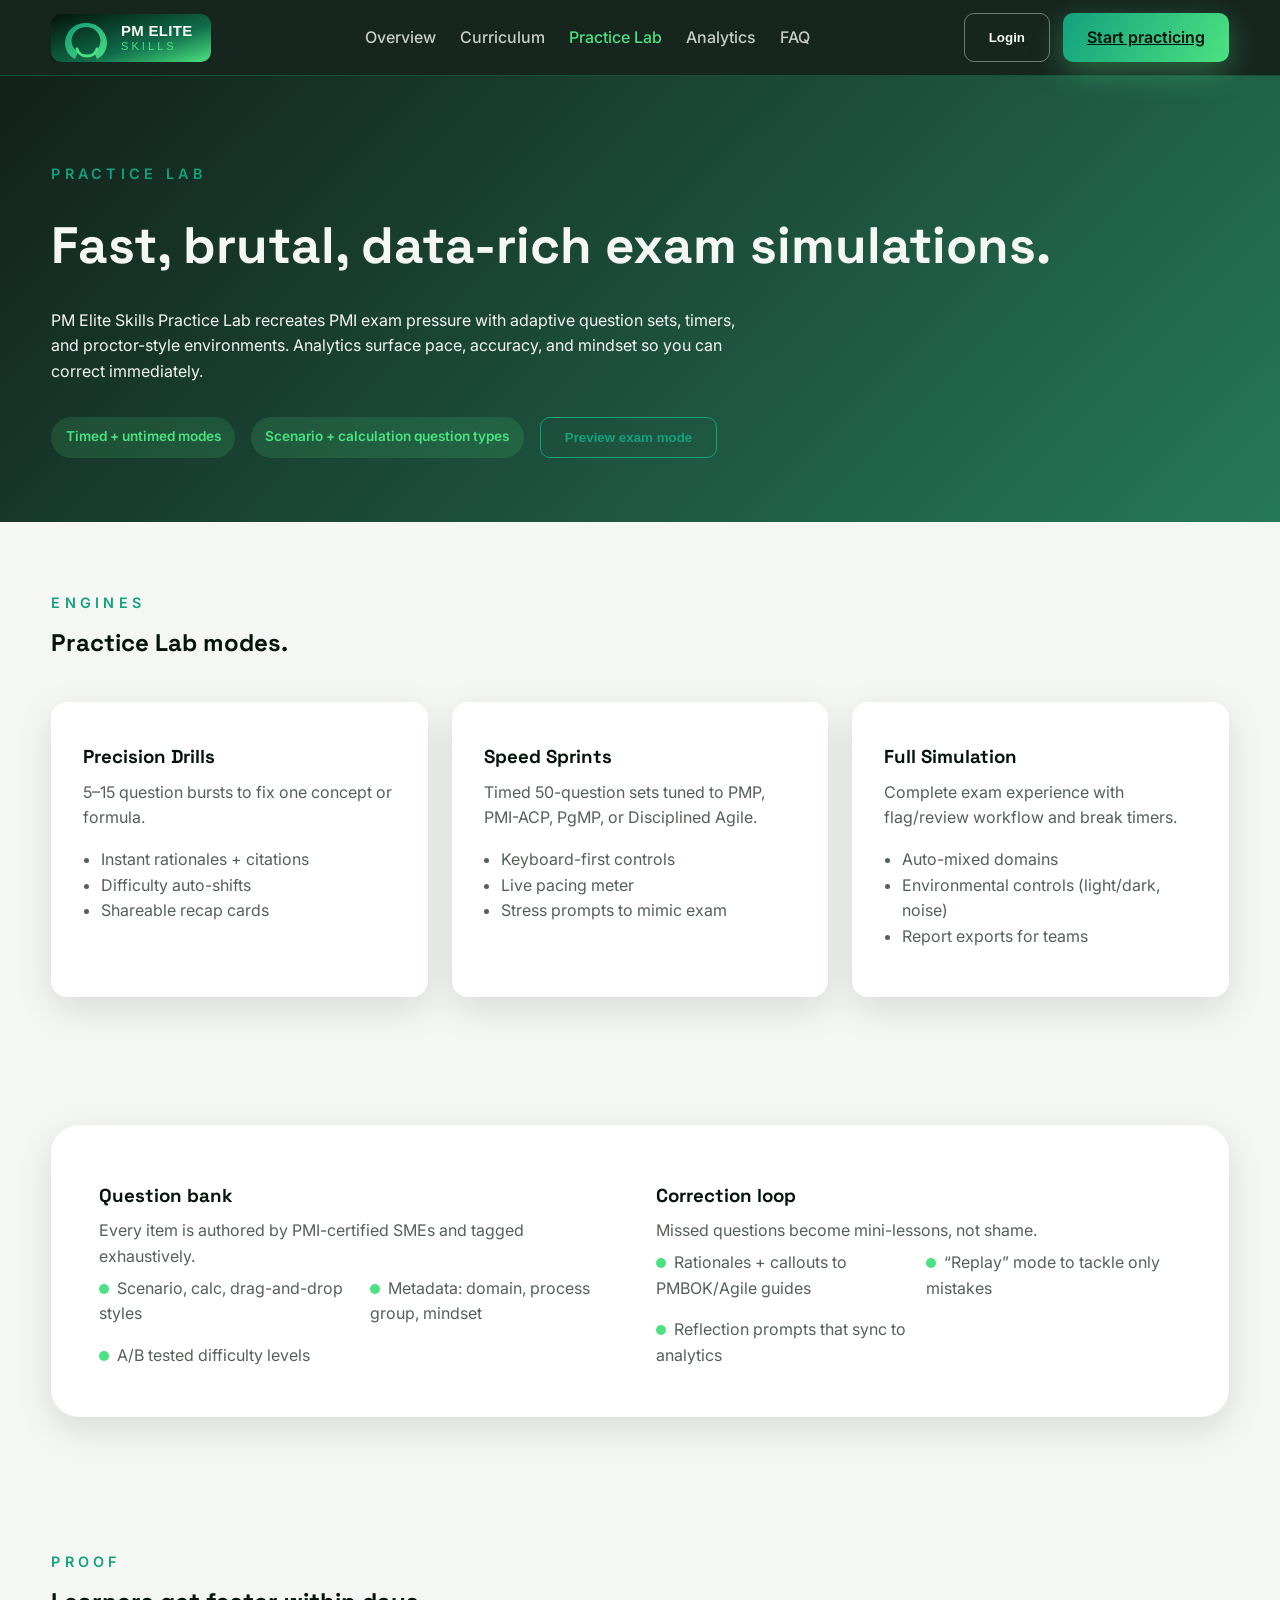
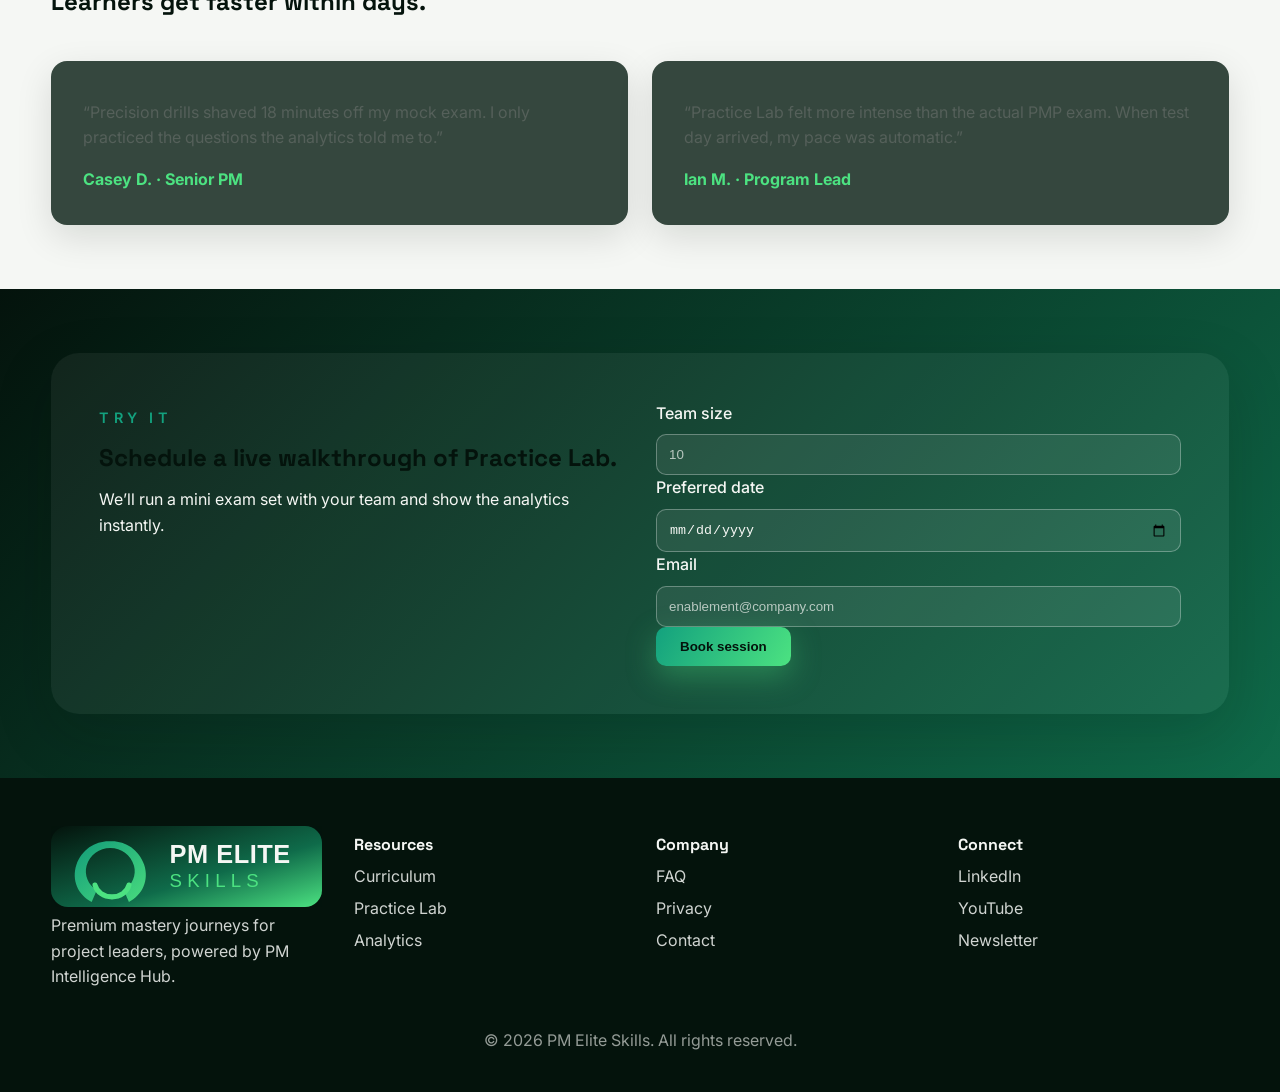
<file: practice.html>
<!DOCTYPE html>
<html lang="en">
  <head>
    <meta charset="UTF-8" />
    <meta name="viewport" content="width=device-width, initial-scale=1.0" />
    <title>PM Elite Skills | Practice Lab</title>
    <link rel="preconnect" href="https://fonts.googleapis.com" />
    <link rel="preconnect" href="https://fonts.gstatic.com" crossorigin />
    <link
      href="https://fonts.googleapis.com/css2?family=Inter:wght@400;500&family=Space+Grotesk:wght@400;500;600&display=swap"
      rel="stylesheet"
    />
    <link rel="stylesheet" href="styles.css" />
  </head>
  <body class="page-practice">
    <header class="site-header">
      <div class="shell">
        <a class="brand" href="index.html#top">
          <img src="assets/logo/pmeliteskills-logo.svg" alt="PM Elite Skills" />
        </a>
        <nav class="primary-nav">
          <a class="nav-link" data-nav="overview" href="index.html#top">Overview</a>
          <a class="nav-link" data-nav="curriculum" href="curriculum.html">Curriculum</a>
          <a class="nav-link" data-nav="practice" href="practice.html">Practice Lab</a>
          <a class="nav-link" data-nav="analytics" href="analytics.html">Analytics</a>
          <a class="nav-link" data-nav="faq" href="faq.html">FAQ</a>
        </nav>
        <div class="nav-cta">
          <button class="btn ghost">Login</button>
          <a class="btn primary" href="index.html#cta">Start practicing</a>
        </div>
      </div>
    </header>

    <main>
      <section class="page-hero">
        <div class="shell">
          <p class="eyebrow">Practice Lab</p>
          <h1>Fast, brutal, data-rich exam simulations.</h1>
          <p>
            PM Elite Skills Practice Lab recreates PMI exam pressure with adaptive question sets,
            timers, and proctor-style environments. Analytics surface pace, accuracy, and mindset so you
            can correct immediately.
          </p>
          <div class="hero-actions">
            <span class="badge">Timed + untimed modes</span>
            <span class="badge">Scenario + calculation question types</span>
            <button class="btn secondary">Preview exam mode</button>
          </div>
        </div>
      </section>

      <section>
        <div class="shell">
          <div class="section-head">
            <p class="eyebrow">Engines</p>
            <h2>Practice Lab modes.</h2>
          </div>
          <div class="module-grid">
            <article class="module-card">
              <h3>Precision Drills</h3>
              <p>5–15 question bursts to fix one concept or formula.</p>
              <ul>
                <li>Instant rationales + citations</li>
                <li>Difficulty auto-shifts</li>
                <li>Shareable recap cards</li>
              </ul>
            </article>
            <article class="module-card">
              <h3>Speed Sprints</h3>
              <p>Timed 50-question sets tuned to PMP, PMI-ACP, PgMP, or Disciplined Agile.</p>
              <ul>
                <li>Keyboard-first controls</li>
                <li>Live pacing meter</li>
                <li>Stress prompts to mimic exam</li>
              </ul>
            </article>
            <article class="module-card">
              <h3>Full Simulation</h3>
              <p>Complete exam experience with flag/review workflow and break timers.</p>
              <ul>
                <li>Auto-mixed domains</li>
                <li>Environmental controls (light/dark, noise)</li>
                <li>Report exports for teams</li>
              </ul>
            </article>
          </div>
        </div>
      </section>

      <section>
        <div class="shell">
          <div class="split-panel">
            <div>
              <h3>Question bank</h3>
              <p>Every item is authored by PMI-certified SMEs and tagged exhaustively.</p>
              <ul class="list-check">
                <li>Scenario, calc, drag-and-drop styles</li>
                <li>Metadata: domain, process group, mindset</li>
                <li>A/B tested difficulty levels</li>
              </ul>
            </div>
            <div>
              <h3>Correction loop</h3>
              <p>Missed questions become mini-lessons, not shame.</p>
              <ul class="list-check">
                <li>Rationales + callouts to PMBOK/Agile guides</li>
                <li>“Replay” mode to tackle only mistakes</li>
                <li>Reflection prompts that sync to analytics</li>
              </ul>
            </div>
          </div>
        </div>
      </section>

      <section>
        <div class="shell">
          <div class="section-head">
            <p class="eyebrow">Proof</p>
            <h2>Learners get faster within days.</h2>
          </div>
          <div class="carousel">
            <article>
              <p>
                “Precision drills shaved 18 minutes off my mock exam. I only practiced the questions the
                analytics told me to.”
              </p>
              <strong>Casey D. · Senior PM</strong>
            </article>
            <article>
              <p>
                “Practice Lab felt more intense than the actual PMP exam. When test day arrived, my pace
                was automatic.”
              </p>
              <strong>Ian M. · Program Lead</strong>
            </article>
          </div>
        </div>
      </section>

      <section class="cta">
        <div class="shell">
          <div class="cta-card">
            <div>
              <p class="eyebrow">Try it</p>
              <h2>Schedule a live walkthrough of Practice Lab.</h2>
              <p>We’ll run a mini exam set with your team and show the analytics instantly.</p>
            </div>
            <form class="cta-form">
              <label>
                Team size
                <input type="number" placeholder="10" />
              </label>
              <label>
                Preferred date
                <input type="date" />
              </label>
              <label>
                Email
                <input type="email" placeholder="enablement@company.com" />
              </label>
              <button class="btn primary" type="submit">Book session</button>
            </form>
          </div>
        </div>
      </section>
    </main>

    <footer class="site-footer">
      <div class="shell">
        <div>
          <img src="assets/logo/pmeliteskills-logo.svg" alt="PM Elite Skills" />
          <p>Premium mastery journeys for project leaders, powered by PM Intelligence Hub.</p>
        </div>
        <div>
          <h4>Resources</h4>
          <a href="curriculum.html">Curriculum</a>
          <a href="practice.html">Practice Lab</a>
          <a href="analytics.html">Analytics</a>
        </div>
        <div>
          <h4>Company</h4>
          <a href="faq.html">FAQ</a>
          <a href="#">Privacy</a>
          <a href="#">Contact</a>
        </div>
        <div>
          <h4>Connect</h4>
          <a href="#">LinkedIn</a>
          <a href="#">YouTube</a>
          <a href="#">Newsletter</a>
        </div>
      </div>
      <p class="footnote">© 2026 PM Elite Skills. All rights reserved.</p>
    </footer>

    <script src="script.js"></script>
  </body>
</html>
</file>
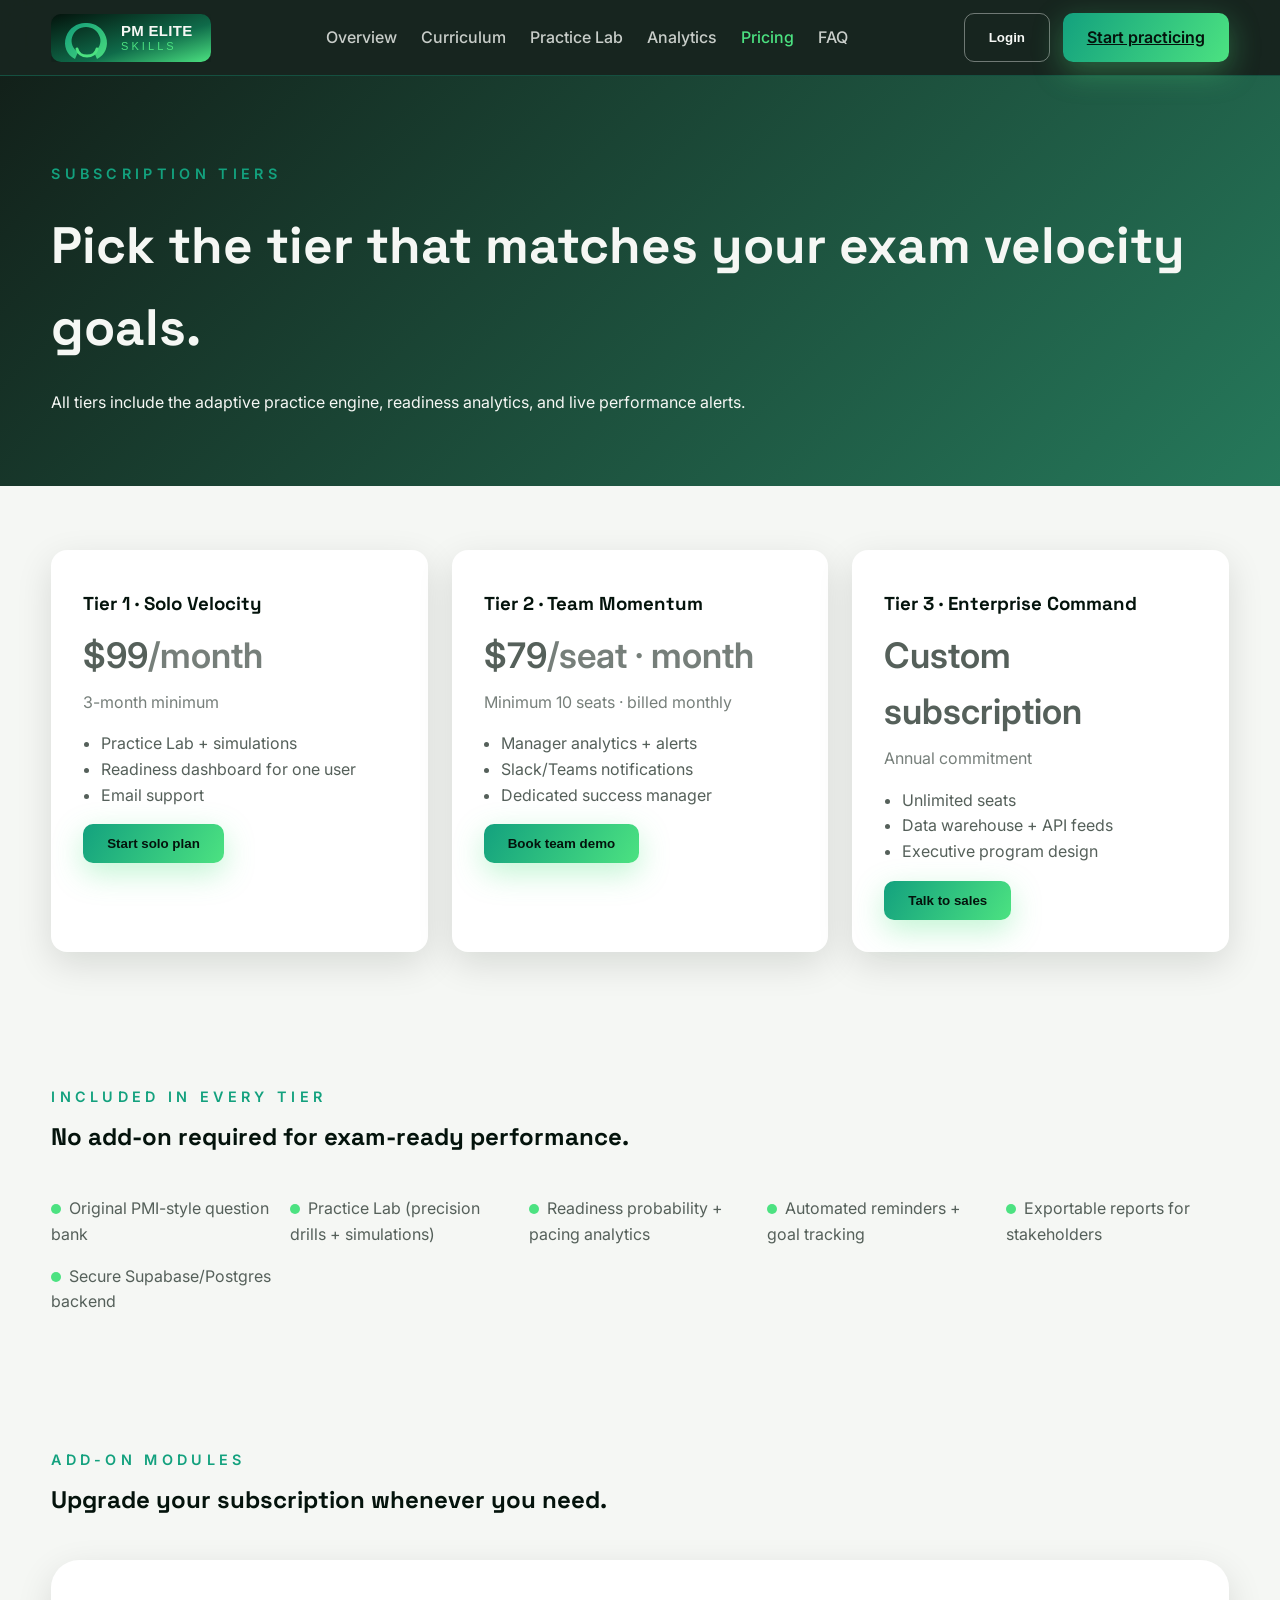
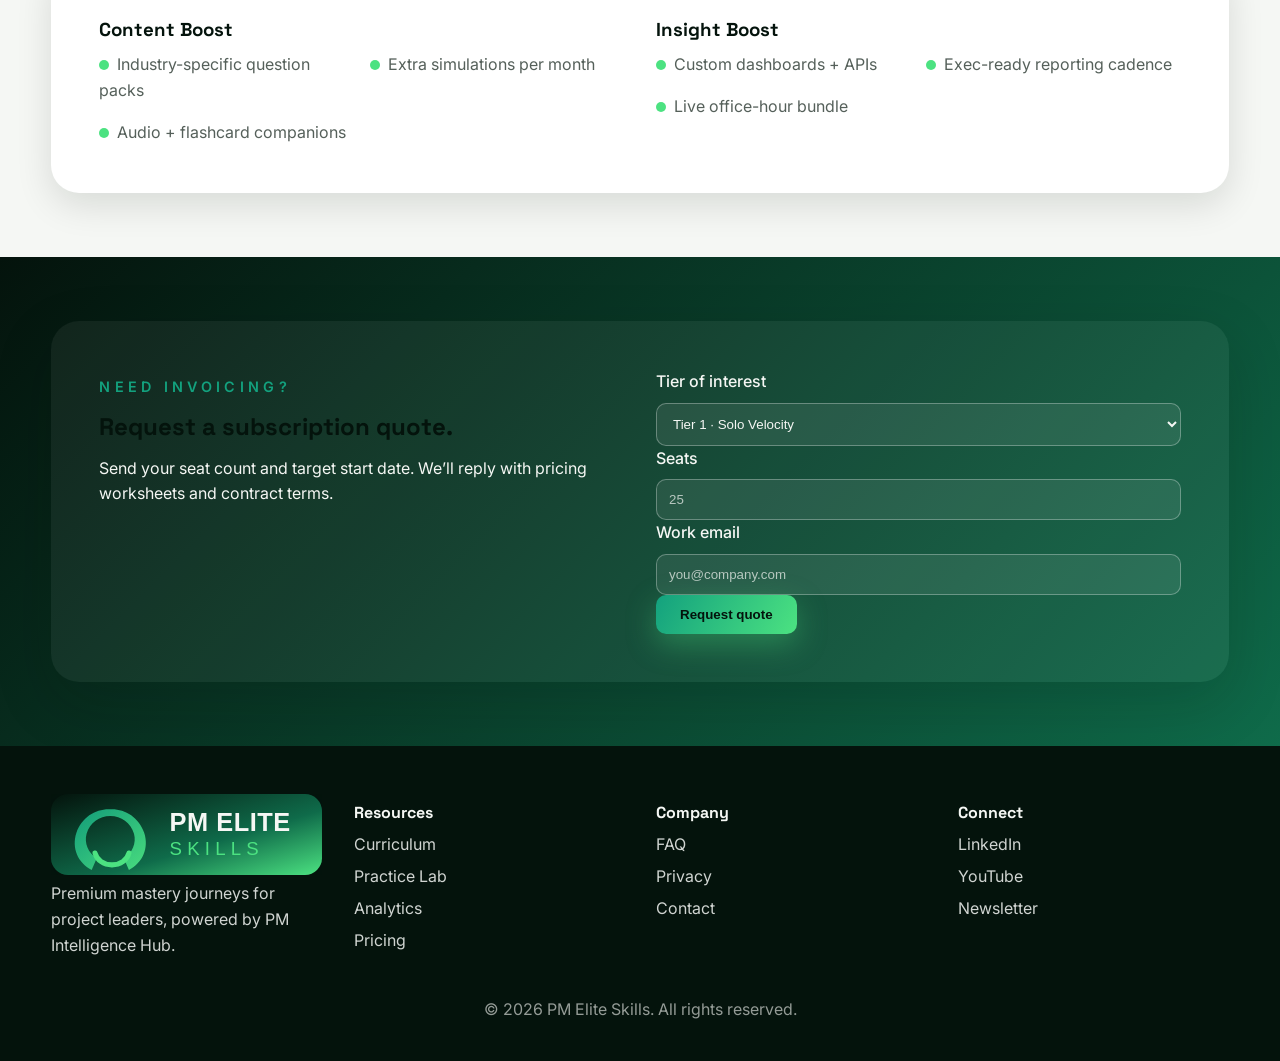
<file: pricing.html>
<!DOCTYPE html>
<html lang="en">
  <head>
    <meta charset="UTF-8" />
    <meta name="viewport" content="width=device-width, initial-scale=1.0" />
    <title>PM Elite Skills | Subscription Pricing</title>
    <link rel="preconnect" href="https://fonts.googleapis.com" />
    <link rel="preconnect" href="https://fonts.gstatic.com" crossorigin />
    <link
      href="https://fonts.googleapis.com/css2?family=Inter:wght@400;500&family=Space+Grotesk:wght@400;500;600&display=swap"
      rel="stylesheet"
    />
    <link rel="stylesheet" href="styles.css" />
  </head>
  <body class="page-pricing">
    <header class="site-header">
      <div class="shell">
        <a class="brand" href="index.html#top">
          <img src="assets/logo/pmeliteskills-logo.svg" alt="PM Elite Skills" />
        </a>
        <nav class="primary-nav">
          <a class="nav-link" data-nav="overview" href="index.html#top">Overview</a>
          <a class="nav-link" data-nav="curriculum" href="curriculum.html">Curriculum</a>
          <a class="nav-link" data-nav="practice" href="practice.html">Practice Lab</a>
          <a class="nav-link" data-nav="analytics" href="analytics.html">Analytics</a>
          <a class="nav-link" data-nav="pricing" href="pricing.html">Pricing</a>
          <a class="nav-link" data-nav="faq" href="faq.html">FAQ</a>
        </nav>
        <div class="nav-cta">
          <button class="btn ghost">Login</button>
          <a class="btn primary" href="index.html#cta">Start practicing</a>
        </div>
      </div>
    </header>

    <main>
      <section class="page-hero">
        <div class="shell">
          <p class="eyebrow">Subscription tiers</p>
          <h1>Pick the tier that matches your exam velocity goals.</h1>
          <p>All tiers include the adaptive practice engine, readiness analytics, and live performance alerts.</p>
        </div>
      </section>

      <section>
        <div class="shell">
          <div class="module-grid">
            <article class="module-card">
              <h3>Tier 1 · Solo Velocity</h3>
              <p class="metric">$99<span class="label">/month</span></p>
              <p class="label">3-month minimum</p>
              <ul>
                <li>Practice Lab + simulations</li>
                <li>Readiness dashboard for one user</li>
                <li>Email support</li>
              </ul>
              <button class="btn primary" type="button">Start solo plan</button>
            </article>
            <article class="module-card">
              <h3>Tier 2 · Team Momentum</h3>
              <p class="metric">$79<span class="label">/seat · month</span></p>
              <p class="label">Minimum 10 seats · billed monthly</p>
              <ul>
                <li>Manager analytics + alerts</li>
                <li>Slack/Teams notifications</li>
                <li>Dedicated success manager</li>
              </ul>
              <button class="btn primary" type="button">Book team demo</button>
            </article>
            <article class="module-card">
              <h3>Tier 3 · Enterprise Command</h3>
              <p class="metric">Custom subscription</p>
              <p class="label">Annual commitment</p>
              <ul>
                <li>Unlimited seats</li>
                <li>Data warehouse + API feeds</li>
                <li>Executive program design</li>
              </ul>
              <button class="btn primary" type="button">Talk to sales</button>
            </article>
          </div>
        </div>
      </section>

      <section>
        <div class="shell">
          <div class="section-head">
            <p class="eyebrow">Included in every tier</p>
            <h2>No add-on required for exam-ready performance.</h2>
          </div>
          <ul class="list-check">
            <li>Original PMI-style question bank</li>
            <li>Practice Lab (precision drills + simulations)</li>
            <li>Readiness probability + pacing analytics</li>
            <li>Automated reminders + goal tracking</li>
            <li>Exportable reports for stakeholders</li>
            <li>Secure Supabase/Postgres backend</li>
          </ul>
        </div>
      </section>

      <section>
        <div class="shell">
          <div class="section-head">
            <p class="eyebrow">Add-on modules</p>
            <h2>Upgrade your subscription whenever you need.</h2>
          </div>
          <div class="split-panel">
            <div>
              <h3>Content Boost</h3>
              <ul class="list-check">
                <li>Industry-specific question packs</li>
                <li>Extra simulations per month</li>
                <li>Audio + flashcard companions</li>
              </ul>
            </div>
            <div>
              <h3>Insight Boost</h3>
              <ul class="list-check">
                <li>Custom dashboards + APIs</li>
                <li>Exec-ready reporting cadence</li>
                <li>Live office-hour bundle</li>
              </ul>
            </div>
          </div>
        </div>
      </section>

      <section class="cta">
        <div class="shell">
          <div class="cta-card">
            <div>
              <p class="eyebrow">Need invoicing?</p>
              <h2>Request a subscription quote.</h2>
              <p>Send your seat count and target start date. We’ll reply with pricing worksheets and contract terms.</p>
            </div>
            <form class="cta-form">
              <label>
                Tier of interest
                <select>
                  <option>Tier 1 · Solo Velocity</option>
                  <option>Tier 2 · Team Momentum</option>
                  <option>Tier 3 · Enterprise Command</option>
                </select>
              </label>
              <label>
                Seats
                <input type="number" placeholder="25" />
              </label>
              <label>
                Work email
                <input type="email" placeholder="you@company.com" />
              </label>
              <button class="btn primary" type="submit">Request quote</button>
            </form>
          </div>
        </div>
      </section>
    </main>

    <footer class="site-footer">
      <div class="shell">
        <div>
          <img src="assets/logo/pmeliteskills-logo.svg" alt="PM Elite Skills" />
          <p>Premium mastery journeys for project leaders, powered by PM Intelligence Hub.</p>
        </div>
        <div>
          <h4>Resources</h4>
          <a href="curriculum.html">Curriculum</a>
          <a href="practice.html">Practice Lab</a>
          <a href="analytics.html">Analytics</a>
          <a href="pricing.html">Pricing</a>
        </div>
        <div>
          <h4>Company</h4>
          <a href="faq.html">FAQ</a>
          <a href="#">Privacy</a>
          <a href="#">Contact</a>
        </div>
        <div>
          <h4>Connect</h4>
          <a href="#">LinkedIn</a>
          <a href="#">YouTube</a>
          <a href="#">Newsletter</a>
        </div>
      </div>
      <p class="footnote">© 2026 PM Elite Skills. All rights reserved.</p>
    </footer>

    <script src="script.js"></script>
  </body>
</html>
</file>
<file: styles.css>
:root {
  --color-obsidian: #04130c;
  --color-evergreen: #0f6b4a;
  --color-jade: #13a17e;
  --color-lime: #4ce281;
  --color-brass: #f5a524;
  --color-mist: #f5f7f4;
  --color-slate: #55605a;
  --color-white: #ffffff;
  --shadow-lg: 0 20px 60px rgba(4, 19, 12, 0.16);
  --shadow-md: 0 12px 36px rgba(4, 19, 12, 0.12);
  --radius-lg: 28px;
  --radius-md: 16px;
  --radius-sm: 10px;
  font-size: 16px;
}

* {
  box-sizing: border-box;
}

body {
  margin: 0;
  font-family: 'Inter', system-ui, -apple-system, BlinkMacSystemFont, 'Segoe UI', sans-serif;
  background: var(--color-mist);
  color: var(--color-slate);
  line-height: 1.6;
}

img {
  max-width: 100%;
  height: auto;
  display: block;
}

.shell {
  width: min(1200px, 92vw);
  margin: 0 auto;
}

.eyebrow {
  font-size: 0.9rem;
  letter-spacing: 0.3em;
  text-transform: uppercase;
  color: var(--color-jade);
  font-weight: 600;
}

h1,
h2,
h3,
h4 {
  font-family: 'Space Grotesk', 'Inter', sans-serif;
  color: var(--color-obsidian);
  margin-top: 0.4em;
  margin-bottom: 0.4em;
}

p {
  margin: 0.4em 0;
}

.site-header {
  position: sticky;
  top: 0;
  z-index: 10;
  backdrop-filter: blur(18px);
  background: rgba(4, 19, 12, 0.92);
  border-bottom: 1px solid rgba(19, 161, 126, 0.35);
}

.site-header .shell {
  display: flex;
  align-items: center;
  justify-content: space-between;
  padding: 0.8rem 0;
}

.site-header img {
  width: 160px;
}

.primary-nav {
  display: flex;
  gap: 1.5rem;
}

 .primary-nav .nav-link {
  color: rgba(245, 247, 244, 0.8);
  text-decoration: none;
  font-weight: 500;
}

 .primary-nav .nav-link:hover {
  color: var(--color-lime);
}

.nav-cta {
  display: flex;
  gap: 0.8rem;
}

.btn {
  border: none;
  border-radius: var(--radius-sm);
  padding: 0.75rem 1.5rem;
  font-weight: 600;
  cursor: pointer;
  transition: transform 0.2s ease, box-shadow 0.2s ease;
}

.btn.primary {
  background: linear-gradient(120deg, var(--color-jade), var(--color-lime));
  color: var(--color-obsidian);
  box-shadow: 0 10px 30px rgba(76, 226, 129, 0.35);
}

.btn.primary:hover {
  transform: translateY(-2px);
}

.btn.secondary {
  border: 1px solid var(--color-jade);
  background: transparent;
  color: var(--color-jade);
}

.btn.ghost {
  background: transparent;
  border: 1px solid rgba(245, 247, 244, 0.4);
  color: #f5f7f4;
}

.hero {
  background: linear-gradient(135deg, rgba(4, 19, 12, 0.95), rgba(15, 107, 74, 0.92));
  color: #f5f7f4;
  padding: 6rem 0 4rem;
}

.hero .shell {
  display: grid;
  grid-template-columns: repeat(auto-fit, minmax(280px, 1fr));
  gap: 3rem;
  align-items: center;
}

.hero h1 {
  color: #f5f7f4;
  font-size: clamp(2.8rem, 6vw, 3.8rem);
}

.hero .hero-cta {
  display: flex;
  gap: 1rem;
  flex-wrap: wrap;
  margin: 1.5rem 0;
}

.trust-grid {
  display: grid;
  grid-template-columns: repeat(3, minmax(90px, 1fr));
  gap: 1.5rem;
}

.metric {
  font-size: 2.2rem;
  font-weight: 600;
  margin: 0;
}

.label {
  opacity: 0.8;
}

.hero-visual .panel {
  background: #051c11;
  border-radius: var(--radius-lg);
  padding: 2rem;
  box-shadow: var(--shadow-lg);
  color: #f5f7f4;
}

.progress-rings {
  display: flex;
  gap: 2rem;
  justify-content: space-between;
  margin: 1rem 0 1.5rem;
}

.ring svg {
  width: 110px;
  height: 110px;
  transform: rotate(-90deg);
}

.ring circle {
  fill: none;
  stroke: rgba(245, 247, 244, 0.15);
  stroke-width: 10;
}

.ring circle.meter {
  stroke: var(--color-lime);
  stroke-dasharray: 327;
  stroke-dashoffset: 327;
  stroke-linecap: round;
}

.timeline-mini {
  display: grid;
  grid-template-columns: repeat(2, 1fr);
  gap: 1rem;
}

.timeline-mini .step {
  background: rgba(76, 226, 129, 0.08);
  padding: 1rem;
  border-radius: var(--radius-sm);
}

.timeline-mini .step.active {
  border-left: 4px solid var(--color-lime);
}

section {
  padding: 4rem 0;
}

.section-head {
  max-width: 640px;
  margin-bottom: 2.5rem;
}

.pillars .grid {
  display: grid;
  grid-template-columns: repeat(auto-fit, minmax(240px, 1fr));
  gap: 1.5rem;
}

.card {
  background: var(--color-white);
  border-radius: var(--radius-md);
  padding: 2rem;
  box-shadow: var(--shadow-md);
  border-left: 4px solid var(--color-lime);
}

.card ul {
  padding-left: 1.2rem;
  margin-bottom: 0;
}

.timeline {
  background: var(--color-white);
}

.timeline-track {
  list-style: none;
  padding: 0;
  margin: 0;
  display: grid;
  gap: 1.5rem;
  grid-template-columns: repeat(auto-fit, minmax(220px, 1fr));
}

.timeline-track li {
  background: var(--color-mist);
  border-radius: var(--radius-md);
  padding: 1.5rem;
  border: 1px solid rgba(15, 107, 74, 0.15);
}

.timeline-track span {
  font-weight: 600;
  color: var(--color-jade);
}

.testimonials {
  background: var(--color-obsidian);
  color: #f5f7f4;
}

.testimonials .section-head h2 {
  color: #f5f7f4;
}

.carousel {
  display: grid;
  gap: 1.5rem;
  grid-template-columns: repeat(auto-fit, minmax(260px, 1fr));
}

.carousel article {
  background: rgba(5, 28, 17, 0.8);
  border-radius: var(--radius-md);
  padding: 2rem;
  box-shadow: var(--shadow-md);
}

.carousel strong {
  display: block;
  margin-top: 1rem;
  color: var(--color-lime);
}

.cta {
  background: linear-gradient(135deg, var(--color-obsidian), var(--color-evergreen));
  color: #f5f7f4;
}

.cta-card {
  background: rgba(245, 247, 244, 0.05);
  border-radius: var(--radius-lg);
  padding: 3rem;
  display: grid;
  grid-template-columns: repeat(auto-fit, minmax(260px, 1fr));
  gap: 2rem;
  box-shadow: var(--shadow-lg);
}

.cta-form label {
  display: flex;
  flex-direction: column;
  gap: 0.5rem;
  font-weight: 500;
}

.cta-form input,
.cta-form select {
  border-radius: var(--radius-sm);
  border: 1px solid rgba(255, 255, 255, 0.3);
  background: rgba(255, 255, 255, 0.08);
  padding: 0.75rem;
  color: #f5f7f4;
}

.cta-form input::placeholder {
  color: rgba(245, 247, 244, 0.7);
}

.site-footer {
  background: var(--color-obsidian);
  color: rgba(245, 247, 244, 0.85);
  padding: 3rem 0 2rem;
}

.site-footer .shell {
  display: grid;
  grid-template-columns: repeat(auto-fit, minmax(160px, 1fr));
  gap: 2rem;
}

.site-footer h4 {
  color: #f5f7f4;
}

.site-footer a {
  color: rgba(245, 247, 244, 0.85);
  text-decoration: none;
  display: block;
  margin-bottom: 0.4rem;
}

.footnote {
  text-align: center;
  margin-top: 2rem;
  color: rgba(245, 247, 244, 0.6);
}

@media (max-width: 768px) {
  .primary-nav {
    display: none;
  }

  .nav-cta {
    display: none;
  }

  .hero {
    padding-top: 5rem;
  }

  .trust-grid {
    grid-template-columns: repeat(auto-fit, minmax(120px, 1fr));
  }

  .cta-card {
    padding: 2rem;
  }
}
.primary-nav .nav-link.active,
.page-home .primary-nav .nav-link[data-nav="overview"],
.page-curriculum .primary-nav .nav-link[data-nav="curriculum"],
.page-practice .primary-nav .nav-link[data-nav="practice"],
.page-analytics .primary-nav .nav-link[data-nav="analytics"],
.page-faq .primary-nav .nav-link[data-nav="faq"],
.page-pricing .primary-nav .nav-link[data-nav="pricing"] {
  color: var(--color-lime);
}

.page-hero {
  background: linear-gradient(135deg, rgba(4, 19, 12, 0.94), rgba(15, 107, 74, 0.9));
  color: #f5f7f4;
  padding: 5rem 0 4rem;
}

.page-hero h1 {
  font-size: clamp(2.5rem, 4vw, 3.5rem);
  color: #f5f7f4;
}

.page-hero p {
  max-width: 700px;
}

.page-hero .hero-actions {
  display: flex;
  gap: 1rem;
  flex-wrap: wrap;
  margin-top: 2rem;
}

.badge {
  display: inline-flex;
  align-items: center;
  gap: 0.4rem;
  background: rgba(76, 226, 129, 0.15);
  color: var(--color-lime);
  padding: 0.25rem 0.9rem;
  border-radius: 999px;
  font-size: 0.85rem;
  font-weight: 600;
}

.module-grid {
  display: grid;
  grid-template-columns: repeat(auto-fit, minmax(240px, 1fr));
  gap: 1.5rem;
}

.crm-grid,
.faq-grid {
  display: grid;
  grid-template-columns: repeat(auto-fit, minmax(240px, 1fr));
  gap: 1.5rem;
}

.module-card,
.crm-card,
.faq-card {
  background: var(--color-white);
  border-radius: var(--radius-md);
  padding: 2rem;
  box-shadow: var(--shadow-md);
}

.module-card h3,
.crm-card h3,
.faq-card h3 {
  margin-bottom: 0.5rem;
}

.module-card ul,
.crm-card ul {
  padding-left: 1.1rem;
}

.timeline-table {
  width: 100%;
  border-collapse: collapse;
  background: var(--color-white);
  border-radius: var(--radius-md);
  overflow: hidden;
  box-shadow: var(--shadow-md);
}

.timeline-table th,
.timeline-table td {
  padding: 1rem 1.25rem;
  border-bottom: 1px solid rgba(85, 96, 90, 0.15);
  text-align: left;
}

.timeline-table th {
  background: var(--color-mist);
  font-weight: 600;
}

.timeline-table tr:last-child td {
  border-bottom: none;
}

.list-check {
  list-style: none;
  padding: 0;
  margin: 0;
  display: grid;
  grid-template-columns: repeat(auto-fit, minmax(220px, 1fr));
  gap: 1rem;
}

.list-check li::before {
  content: "";
  display: inline-block;
  width: 10px;
  height: 10px;
  margin-right: 0.5rem;
  border-radius: 50%;
  background: var(--color-lime);
}

.split-panel {
  display: grid;
  grid-template-columns: repeat(auto-fit, minmax(260px, 1fr));
  gap: 2rem;
  background: var(--color-white);
  border-radius: var(--radius-lg);
  padding: 3rem;
  box-shadow: var(--shadow-md);
}


.crm-metrics {
  display: grid;
  grid-template-columns: repeat(auto-fit, minmax(160px, 1fr));
  gap: 1rem;
}

.crm-metrics .metric-card {
  background: var(--color-mist);
  border-radius: var(--radius-md);
  padding: 1.25rem;
  border: 1px solid rgba(15, 107, 74, 0.15);
}

.faq-card h3 { margin-bottom: 0.5rem; }

.contact-card {
  background: var(--color-white);
  border-radius: var(--radius-lg);
  padding: 2.5rem;
  box-shadow: var(--shadow-lg);
}

.contact-card form {
  display: grid;
  gap: 1rem;
}

.contact-card label {
  display: flex;
  flex-direction: column;
  gap: 0.4rem;
  font-weight: 500;
}

.contact-card input,
.contact-card textarea {
  padding: 0.75rem;
  border-radius: var(--radius-sm);
  border: 1px solid rgba(85, 96, 90, 0.2);
  background: #fff;
}

.contact-card textarea {
  min-height: 150px;
  resize: vertical;
}

@media (max-width: 768px) {
  .page-hero { padding-top: 4rem; }
  .split-panel { padding: 2rem; }
}
</file>
